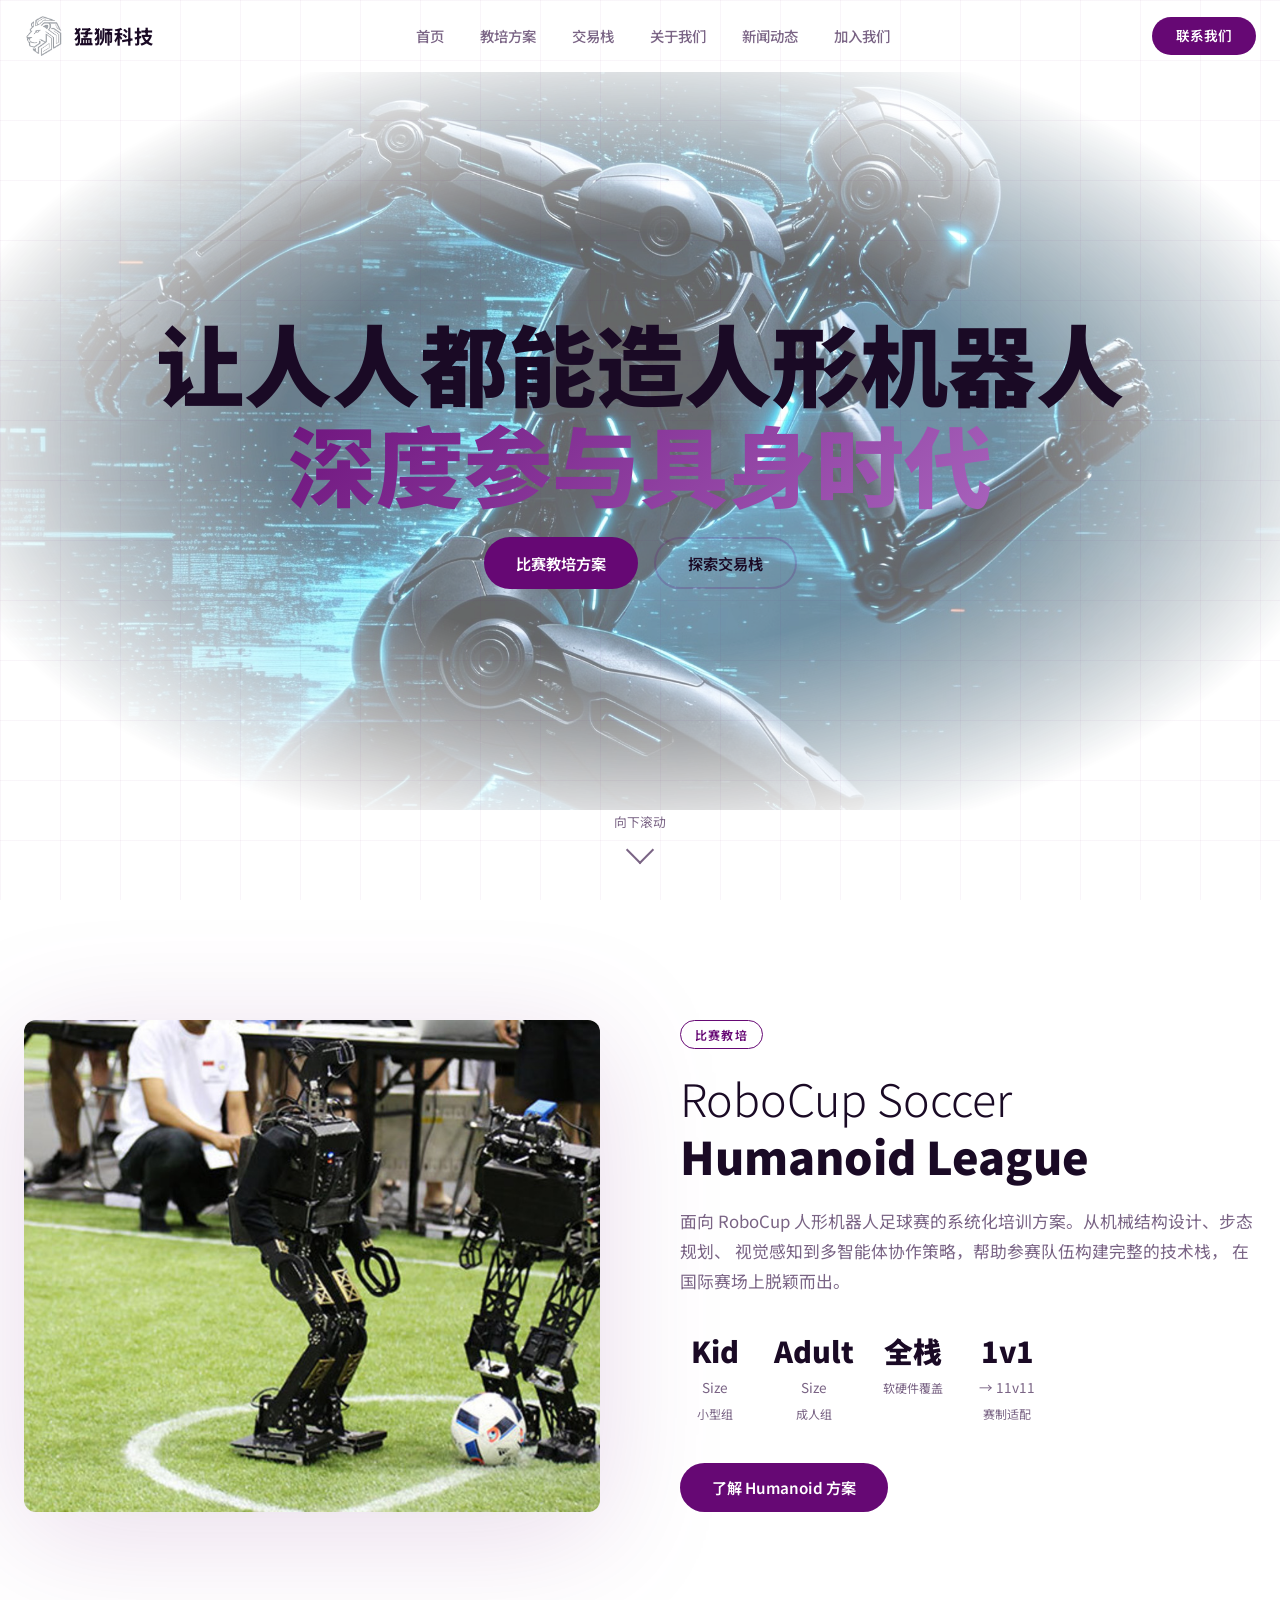
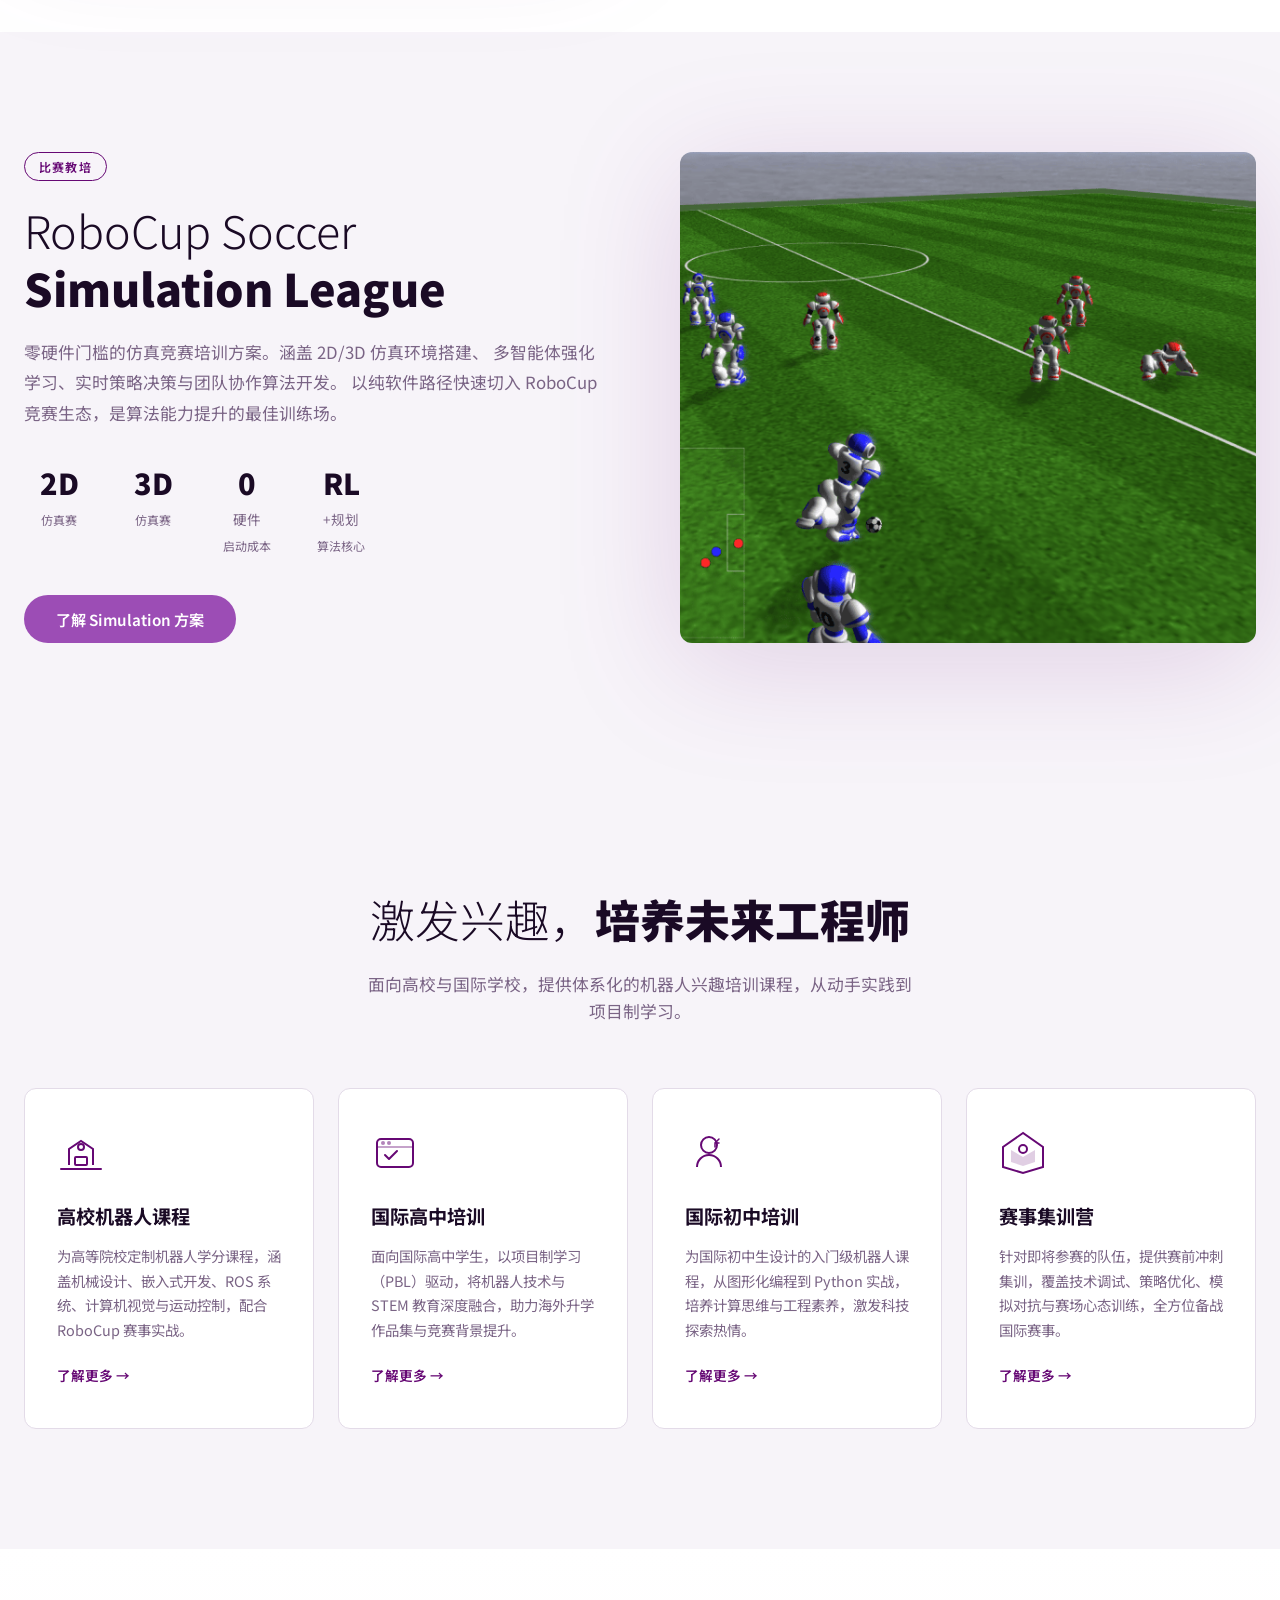
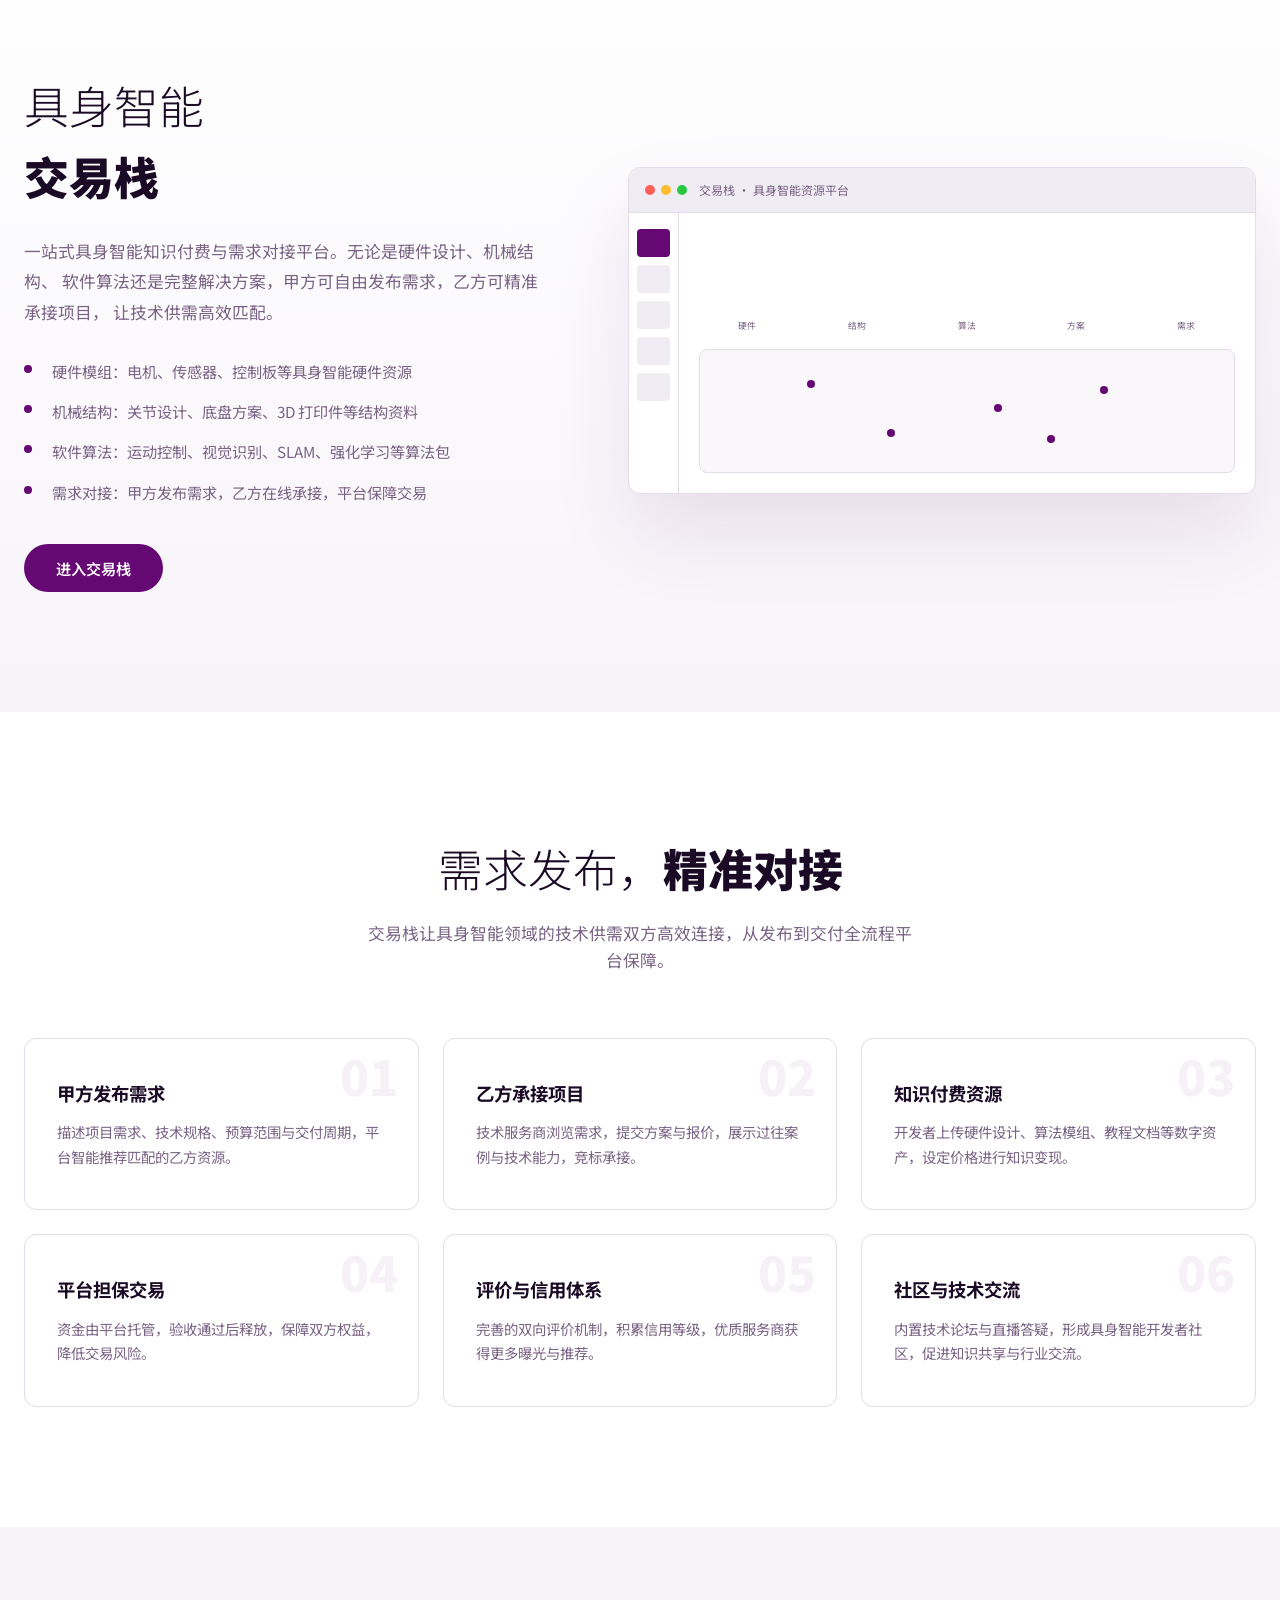
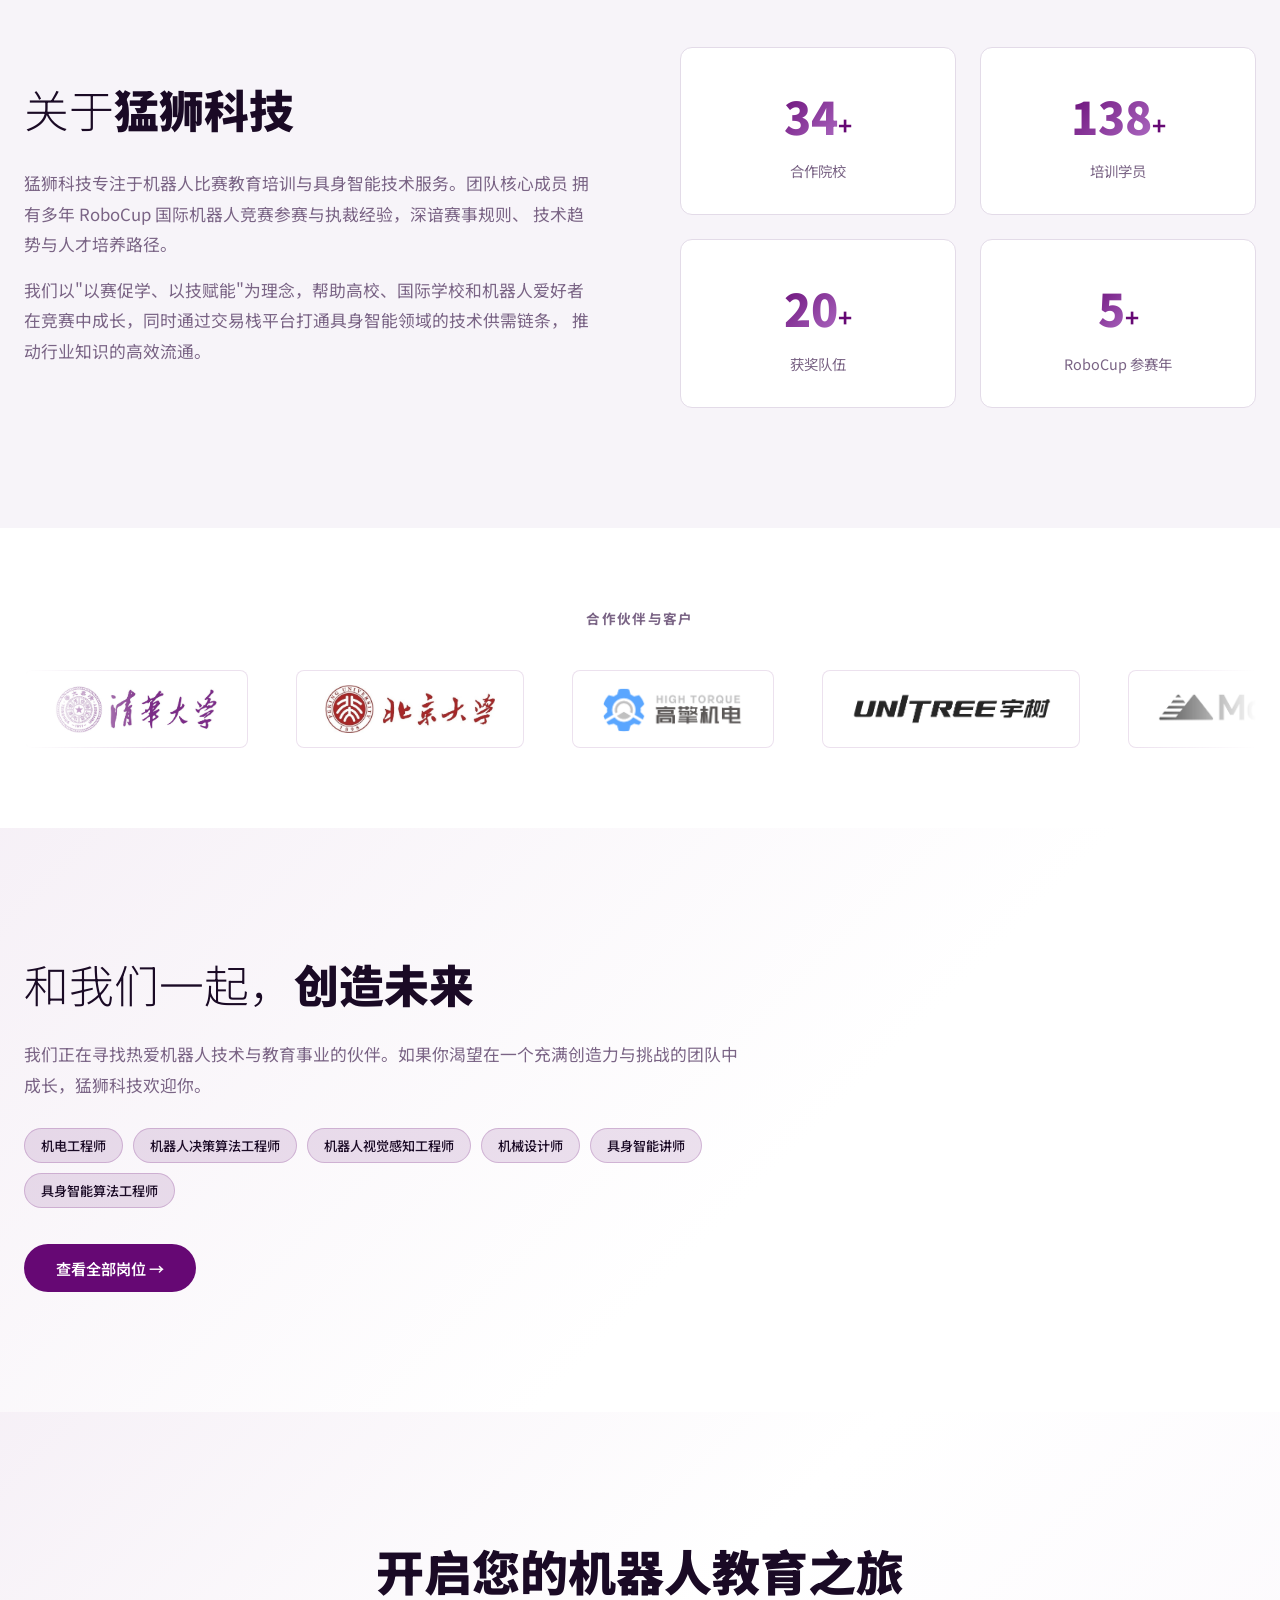
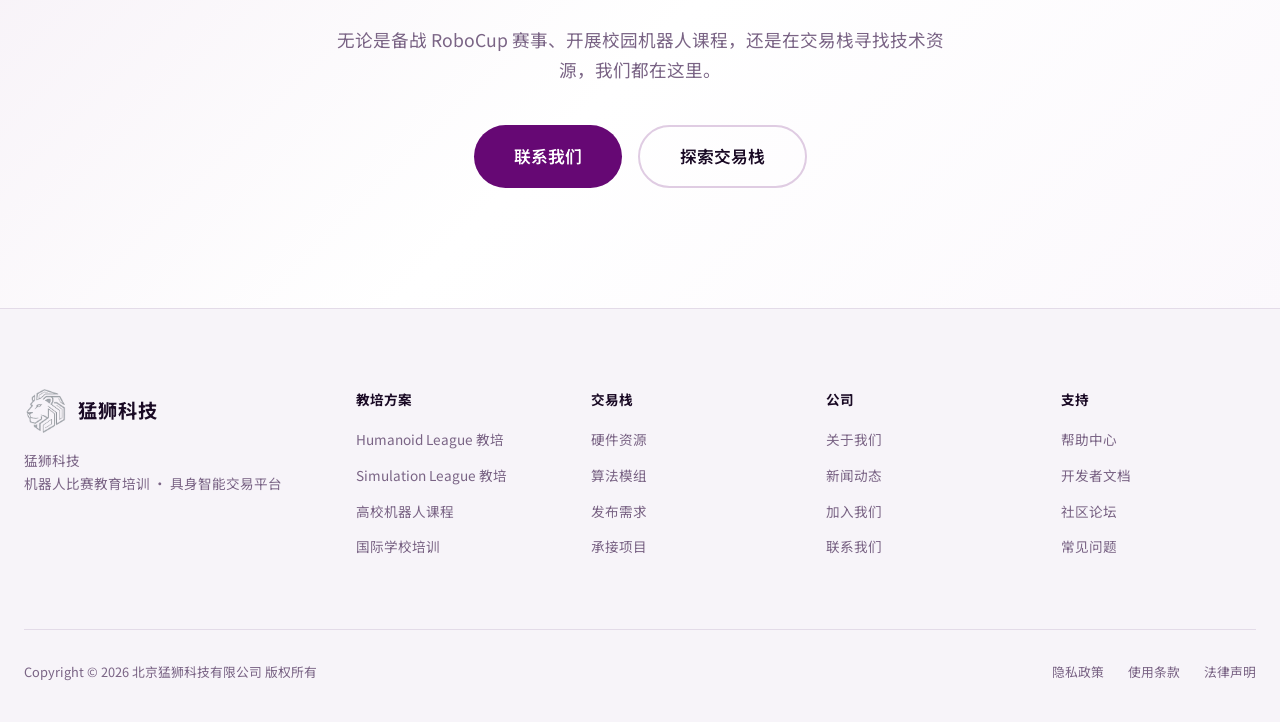
<file: index.html>
<!DOCTYPE html>
<html lang="zh-CN">
<head>
  <meta charset="UTF-8">
  <meta name="viewport" content="width=device-width, initial-scale=1.0">
  <title>猛狮科技 — 机器人比赛教育培训 · 具身智能交易平台</title>
  <meta name="description" content="猛狮科技专注机器人比赛教育培训，提供 RoboCup Humanoid League、Simulation 比赛教培方案，以及高校与国际学校兴趣培训课程。">
  <link rel="preconnect" href="https://fonts.googleapis.com">
  <link rel="preconnect" href="https://fonts.gstatic.com" crossorigin>
  <link href="https://fonts.googleapis.com/css2?family=Noto+Sans+SC:wght@300;400;500;700;900&display=swap" rel="stylesheet">
  <link rel="stylesheet" href="css/style.css">
</head>
<body>

  <!-- ===== HEADER / NAV ===== -->
  <header class="site-header" id="siteHeader">
    <div class="header-inner">
      <a href="#hero" class="logo">
        <img class="logo-img" src="./pic/logo-猛狮科技公司.png" alt="猛狮科技" width="160" height="40" decoding="async">
        <span class="logo-text">猛狮科技</span>
      </a>
      <nav class="main-nav" id="mainNav">
        <ul class="nav-list">
          <li class="nav-item"><a href="#hero">首页</a></li>
          <li class="nav-item has-dropdown">
            <a href="#training">教培方案</a>
            <div class="dropdown">
              <a href="#competition">比赛教培</a>
              <a href="#interest">兴趣教培</a>
            </div>
          </li>
          <li class="nav-item"><a href="#exchange">交易栈</a></li>
          <li class="nav-item"><a href="#about">关于我们</a></li>
          <li class="nav-item"><a href="news.html">新闻动态</a></li>
          <li class="nav-item"><a href="careers.html">加入我们</a></li>
        </ul>
      </nav>
      <div class="header-actions">
        <a href="javascript:void(0)" class="btn-contact js-open-contact">联系我们</a>
        <button class="hamburger" id="hamburger" aria-label="菜单">
          <span></span><span></span><span></span>
        </button>
      </div>
    </div>
  </header>

  <!-- ===== HERO ===== -->
  <section class="hero" id="hero">
    <div class="hero-bg">
      <div class="hero-image-bg"></div>
      <div class="hero-particles" id="heroParticles"></div>
      <div class="hero-grid-overlay"></div>
    </div>
    <div class="hero-content">
      <h1 class="hero-title reveal">
        <span class="title-line">让人人都能造人形机器人</span>
        <span class="title-line accent">深度参与具身时代</span>
      </h1>
      <!-- <p class="hero-subtitle reveal reveal-delay-1">
        聚焦 RoboCup 国际机器人竞赛体系，提供从比赛备战到兴趣培养的<br>
        全链路机器人教育培训解决方案。
      </p> -->
      <div class="hero-ctas reveal reveal-delay-2">
        <a href="#competition" class="btn btn-primary">比赛教培方案</a>
        <a href="#exchange" class="btn btn-outline">探索交易栈</a>
      </div>
    </div>
    <div class="hero-scroll-hint">
      <span>向下滚动</span>
      <div class="scroll-arrow"></div>
    </div>
  </section>

  <!-- ===== 比赛教培：HUMANOID LEAGUE ===== -->
  <section class="product-showcase" id="training">
    <div class="product-section" id="competition">
      <div class="product-visual">
        <div class="robot-visual">
          <img src="pic/robocup_humanoid.jpg" alt="RoboCup Humanoid League" class="robot-svg">
        </div>
      </div>
      <div class="product-info">
        <span class="product-tag reveal">比赛教培</span>
        <h2 class="product-title reveal">RoboCup Soccer<br><strong>Humanoid League</strong></h2>
        <p class="product-desc reveal">
          面向 RoboCup 人形机器人足球赛的系统化培训方案。从机械结构设计、步态规划、
          视觉感知到多智能体协作策略，帮助参赛队伍构建完整的技术栈，
          在国际赛场上脱颖而出。
        </p>
        <div class="product-specs reveal">
          <div class="spec"><span class="spec-value">Kid</span><span class="spec-unit">Size</span><span class="spec-label">小型组</span></div>
          <div class="spec"><span class="spec-value">Adult</span><span class="spec-unit">Size</span><span class="spec-label">成人组</span></div>
          <div class="spec"><span class="spec-value">全栈</span><span class="spec-unit"></span><span class="spec-label">软硬件覆盖</span></div>
          <div class="spec"><span class="spec-value">1v1</span><span class="spec-unit">→ 11v11</span><span class="spec-label">赛制适配</span></div>
        </div>
        <a href="#" class="btn btn-primary reveal">了解 Humanoid 方案</a>
      </div>
    </div>
  </section>

  <!-- ===== 比赛教培：SIMULATION ===== -->
  <section class="product-dark">
    <div class="product-section reverse" id="simulation">
      <div class="product-visual">
        <div class="robot-visual">
          <img src="pic/robocup_sim.png" alt="RoboCup Simulation League" class="robot-svg">
        </div>
      </div>
      <div class="product-info">
        <span class="product-tag reveal">比赛教培</span>
        <h2 class="product-title reveal">RoboCup Soccer<br><strong>Simulation League</strong></h2>
        <p class="product-desc reveal">
          零硬件门槛的仿真竞赛培训方案。涵盖 2D/3D 仿真环境搭建、
          多智能体强化学习、实时策略决策与团队协作算法开发。
          以纯软件路径快速切入 RoboCup 竞赛生态，是算法能力提升的最佳训练场。
        </p>
        <div class="product-specs reveal">
          <div class="spec"><span class="spec-value">2D</span><span class="spec-unit"></span><span class="spec-label">仿真赛</span></div>
          <div class="spec"><span class="spec-value">3D</span><span class="spec-unit"></span><span class="spec-label">仿真赛</span></div>
          <div class="spec"><span class="spec-value">0</span><span class="spec-unit">硬件</span><span class="spec-label">启动成本</span></div>
          <div class="spec"><span class="spec-value">RL</span><span class="spec-unit">+规划</span><span class="spec-label">算法核心</span></div>
        </div>
        <a href="#" class="btn btn-secondary reveal">了解 Simulation 方案</a>
      </div>
    </div>
  </section>

  <!-- ===== 兴趣教培 ===== -->
  <section class="solutions" id="interest">
    <div class="container">
      <div class="section-header">
        <h2 class="section-title reveal">激发兴趣，<strong>培养未来工程师</strong></h2>
        <p class="section-subtitle reveal">面向高校与国际学校，提供体系化的机器人兴趣培训课程，从动手实践到项目制学习。</p>
      </div>
      <div class="solutions-grid">
        <a href="#" class="solution-card reveal">
          <div class="solution-icon">
            <svg viewBox="0 0 48 48" fill="none"><path d="M12 36V20l12-8 12 8v16" stroke="currentColor" stroke-width="2"/><rect x="18" y="28" width="12" height="8" rx="1" stroke="currentColor" stroke-width="2"/><circle cx="24" cy="18" r="3" stroke="currentColor" stroke-width="2"/><path d="M4 40h40" stroke="currentColor" stroke-width="2" stroke-linecap="round"/></svg>
          </div>
          <h3>高校机器人课程</h3>
          <p>为高等院校定制机器人学分课程，涵盖机械设计、嵌入式开发、ROS 系统、计算机视觉与运动控制，配合 RoboCup 赛事实战。</p>
          <span class="card-link">了解更多 →</span>
        </a>
        <a href="#" class="solution-card reveal">
          <div class="solution-icon">
            <svg viewBox="0 0 48 48" fill="none"><rect x="6" y="10" width="36" height="28" rx="4" stroke="currentColor" stroke-width="2"/><path d="M6 18h36" stroke="currentColor" stroke-width="1.5" opacity="0.5"/><circle cx="12" cy="14" r="2" fill="currentColor" opacity="0.5"/><circle cx="18" cy="14" r="2" fill="currentColor" opacity="0.5"/><path d="M14 26l4 4 8-8" stroke="currentColor" stroke-width="2" stroke-linecap="round" stroke-linejoin="round"/></svg>
          </div>
          <h3>国际高中培训</h3>
          <p>面向国际高中学生，以项目制学习（PBL）驱动，将机器人技术与 STEM 教育深度融合，助力海外升学作品集与竞赛背景提升。</p>
          <span class="card-link">了解更多 →</span>
        </a>
        <a href="#" class="solution-card reveal">
          <div class="solution-icon">
            <svg viewBox="0 0 48 48" fill="none"><circle cx="24" cy="16" r="8" stroke="currentColor" stroke-width="2"/><path d="M12 38c0-6.627 5.373-12 12-12s12 5.373 12 12" stroke="currentColor" stroke-width="2"/><path d="M30 14l4-4M34 14h-4v4" stroke="currentColor" stroke-width="1.5" stroke-linecap="round"/></svg>
          </div>
          <h3>国际初中培训</h3>
          <p>为国际初中生设计的入门级机器人课程，从图形化编程到 Python 实战，培养计算思维与工程素养，激发科技探索热情。</p>
          <span class="card-link">了解更多 →</span>
        </a>
        <a href="#" class="solution-card reveal">
          <div class="solution-icon">
            <svg viewBox="0 0 48 48" fill="none"><path d="M24 4L4 18v20l20 6 20-6V18L24 4z" stroke="currentColor" stroke-width="2"/><path d="M24 28l-12-7v12l12 4 12-4V21l-12 7z" fill="currentColor" opacity="0.2"/><circle cx="24" cy="20" r="4" stroke="currentColor" stroke-width="2"/></svg>
          </div>
          <h3>赛事集训营</h3>
          <p>针对即将参赛的队伍，提供赛前冲刺集训，覆盖技术调试、策略优化、模拟对抗与赛场心态训练，全方位备战国际赛事。</p>
          <span class="card-link">了解更多 →</span>
        </a>
      </div>
    </div>
  </section>

  <!-- ===== 交易栈 ===== -->
  <section class="platform-section" id="exchange">
    <div class="container">
      <div class="platform-content">
        <div class="platform-info">
          <h2 class="section-title reveal">具身智能<br><strong>交易栈</strong></h2>
          <p class="reveal">
            一站式具身智能知识付费与需求对接平台。无论是硬件设计、机械结构、
            软件算法还是完整解决方案，甲方可自由发布需求，乙方可精准承接项目，
            让技术供需高效匹配。
          </p>
          <ul class="platform-features reveal">
            <li>硬件模组：电机、传感器、控制板等具身智能硬件资源</li>
            <li>机械结构：关节设计、底盘方案、3D 打印件等结构资料</li>
            <li>软件算法：运动控制、视觉识别、SLAM、强化学习等算法包</li>
            <li>需求对接：甲方发布需求，乙方在线承接，平台保障交易</li>
          </ul>
          <a href="#" class="btn btn-primary reveal">进入交易栈</a>
        </div>
        <div class="platform-visual reveal">
          <div class="dashboard-mock">
            <div class="dash-header">
              <div class="dash-dots"><span></span><span></span><span></span></div>
              <span class="dash-title">交易栈 · 具身智能资源平台</span>
            </div>
            <div class="dash-body">
              <div class="dash-sidebar">
                <div class="dash-nav-item active"></div>
                <div class="dash-nav-item"></div>
                <div class="dash-nav-item"></div>
                <div class="dash-nav-item"></div>
                <div class="dash-nav-item"></div>
              </div>
              <div class="dash-content">
                <div class="dash-stat-row">
                  <div class="dash-stat"><div class="stat-bar" style="--h:80%"></div><span>硬件</span></div>
                  <div class="dash-stat"><div class="stat-bar" style="--h:65%"></div><span>结构</span></div>
                  <div class="dash-stat"><div class="stat-bar" style="--h:90%"></div><span>算法</span></div>
                  <div class="dash-stat"><div class="stat-bar" style="--h:55%"></div><span>方案</span></div>
                  <div class="dash-stat"><div class="stat-bar" style="--h:70%"></div><span>需求</span></div>
                </div>
                <div class="dash-map">
                  <div class="map-dot" style="top:25%;left:20%"></div>
                  <div class="map-dot" style="top:45%;left:55%"></div>
                  <div class="map-dot" style="top:65%;left:35%"></div>
                  <div class="map-dot pulse" style="top:30%;left:75%"></div>
                  <div class="map-dot" style="top:70%;left:65%"></div>
                </div>
              </div>
            </div>
          </div>
        </div>
      </div>
    </div>
  </section>

  <!-- ===== 交易栈 流程说明 ===== -->
  <section class="industries" id="exchange-flow">
    <div class="container">
      <div class="section-header">
        <h2 class="section-title reveal">需求发布，<strong>精准对接</strong></h2>
        <p class="section-subtitle reveal">交易栈让具身智能领域的技术供需双方高效连接，从发布到交付全流程平台保障。</p>
      </div>
      <div class="industries-grid">
        <div class="industry-card reveal">
          <div class="industry-number">01</div>
          <h3>甲方发布需求</h3>
          <p>描述项目需求、技术规格、预算范围与交付周期，平台智能推荐匹配的乙方资源。</p>
        </div>
        <div class="industry-card reveal">
          <div class="industry-number">02</div>
          <h3>乙方承接项目</h3>
          <p>技术服务商浏览需求，提交方案与报价，展示过往案例与技术能力，竞标承接。</p>
        </div>
        <div class="industry-card reveal">
          <div class="industry-number">03</div>
          <h3>知识付费资源</h3>
          <p>开发者上传硬件设计、算法模组、教程文档等数字资产，设定价格进行知识变现。</p>
        </div>
        <div class="industry-card reveal">
          <div class="industry-number">04</div>
          <h3>平台担保交易</h3>
          <p>资金由平台托管，验收通过后释放，保障双方权益，降低交易风险。</p>
        </div>
        <div class="industry-card reveal">
          <div class="industry-number">05</div>
          <h3>评价与信用体系</h3>
          <p>完善的双向评价机制，积累信用等级，优质服务商获得更多曝光与推荐。</p>
        </div>
        <div class="industry-card reveal">
          <div class="industry-number">06</div>
          <h3>社区与技术交流</h3>
          <p>内置技术论坛与直播答疑，形成具身智能开发者社区，促进知识共享与行业交流。</p>
        </div>
      </div>
    </div>
  </section>

  <!-- ===== ABOUT / STATS ===== -->
  <section class="about-stats" id="about">
    <div class="container">
      <div class="about-content">
        <div class="about-text">
          <h2 class="section-title reveal">关于<strong>猛狮科技</strong></h2>
          <p class="reveal">
            猛狮科技专注于机器人比赛教育培训与具身智能技术服务。团队核心成员
            拥有多年 RoboCup 国际机器人竞赛参赛与执裁经验，深谙赛事规则、
            技术趋势与人才培养路径。
          </p>
          <p class="reveal">
            我们以"以赛促学、以技赋能"为理念，帮助高校、国际学校和机器人爱好者
            在竞赛中成长，同时通过交易栈平台打通具身智能领域的技术供需链条，
            推动行业知识的高效流通。
          </p>
        </div>
        <div class="stats-grid">
          <div class="stat-card reveal">
            <span class="stat-number" data-target="50">0</span><span class="stat-plus">+</span>
            <span class="stat-text">合作院校</span>
          </div>
          <div class="stat-card reveal">
            <span class="stat-number" data-target="200">0</span><span class="stat-plus">+</span>
            <span class="stat-text">培训学员</span>
          </div>
          <div class="stat-card reveal">
            <span class="stat-number" data-target="30">0</span><span class="stat-plus">+</span>
            <span class="stat-text">获奖队伍</span>
          </div>
          <div class="stat-card reveal">
            <span class="stat-number" data-target="8">0</span><span class="stat-plus">+</span>
            <span class="stat-text">RoboCup 参赛年</span>
          </div>
        </div>
      </div>
    </div>
  </section>

  <!-- ===== PARTNERS ===== -->
  <section class="partners">
    <div class="container">
      <h2 class="partners-label reveal">合作伙伴与客户</h2>
      <div class="partners-track">
        <div class="partners-logos">
          <div class="partner-logo">
            <img src="./pic/logo-清华大学-校徽-校名.jpg" alt="清华大学" width="180" height="56" loading="lazy" decoding="async">
          </div>
          <div class="partner-logo">
            <img src="./pic/logo-北京大学-校徽-校名.jpg" alt="北京大学" width="180" height="56" loading="lazy" decoding="async">
          </div>
          <div class="partner-logo">
            <img src="./pic/logo-高擎机电-司徽-司名.jpg" alt="高擎机电" width="180" height="56" loading="lazy" decoding="async">
          </div>
          <div class="partner-logo">
            <img src="./pic/logo-宇树-司徽-司名.png" alt="宇树科技" width="180" height="56" loading="lazy" decoding="async">
          </div>
          <div class="partner-logo">
            <img src="./pic/logo-motphys-司徽-司名.png" alt="Motphys" width="180" height="56" loading="lazy" decoding="async">
          </div>
          <div class="partner-logo">
            <img src="./pic/logo-PNDbotics-司徽-司名.png" alt="PNDbotics" width="180" height="56" loading="lazy" decoding="async">
          </div>
          <div class="partner-logo">
            <img src="./pic/logo-地瓜机器人-司徽-司名.png" alt="地瓜机器人" width="180" height="56" loading="lazy" decoding="async">
          </div>
          <div class="partner-logo">
            <img src="./pic/logo-武汉经开外国语-蓝色-校徽-校名.png" alt="武汉经开外国语学校" width="220" height="56" loading="lazy" decoding="async">
          </div>
          <!-- 重复一组，供无缝跑马灯滚动 -->
          <div class="partner-logo">
            <img src="./pic/logo-清华大学-校徽-校名.jpg" alt="" width="180" height="56" loading="lazy" decoding="async" aria-hidden="true">
          </div>
          <div class="partner-logo">
            <img src="./pic/logo-北京大学-校徽-校名.jpg" alt="" width="180" height="56" loading="lazy" decoding="async" aria-hidden="true">
          </div>
          <div class="partner-logo">
            <img src="./pic/logo-高擎机电-司徽-司名.jpg" alt="" width="180" height="56" loading="lazy" decoding="async" aria-hidden="true">
          </div>
          <div class="partner-logo">
            <img src="./pic/logo-宇树-司徽-司名.png" alt="" width="180" height="56" loading="lazy" decoding="async" aria-hidden="true">
          </div>
          <div class="partner-logo">
            <img src="./pic/logo-motphys-司徽-司名.png" alt="" width="180" height="56" loading="lazy" decoding="async" aria-hidden="true">
          </div>
          <div class="partner-logo">
            <img src="./pic/logo-PNDbotics-司徽-司名.png" alt="" width="180" height="56" loading="lazy" decoding="async" aria-hidden="true">
          </div>
          <div class="partner-logo">
            <img src="./pic/logo-地瓜机器人-司徽-司名.png" alt="" width="180" height="56" loading="lazy" decoding="async" aria-hidden="true">
          </div>
          <div class="partner-logo">
            <img src="./pic/logo-武汉经开外国语-蓝色-校徽-校名.png" alt="" width="220" height="56" loading="lazy" decoding="async" aria-hidden="true">
          </div>
        </div>
      </div>
    </div>
  </section>

  <!-- ===== NEWS ===== -->
  <!-- <section class="news" id="news">
    <div class="container">
      <div class="section-header">
        <h2 class="section-title reveal">新闻<strong>动态</strong></h2>
        <a href="news.html" class="view-all reveal">查看全部 →</a>
      </div>
      <div class="news-grid">
        <article class="news-card reveal">
          <div class="news-image">
            <div class="news-placeholder" style="--accent:#660874">
              <svg viewBox="0 0 80 80"><circle cx="40" cy="40" r="30" stroke="currentColor" stroke-width="2" fill="none"/><path d="M30 35h20M30 45h14" stroke="currentColor" stroke-width="2" stroke-linecap="round"/></svg>
            </div>
          </div>
          <div class="news-body">
            <span class="news-tag">赛事资讯</span>
            <h3>猛狮科技学员队伍在 RoboCup 2026 Humanoid League 中斩获佳绩</h3>
            <p>经过激烈角逐，由猛狮科技培训的三支参赛队伍在本届 RoboCup 人形组比赛中分别获得前八名...</p>
            <span class="news-date">2026年3月15日</span>
          </div>
        </article>
        <article class="news-card reveal">
          <div class="news-image">
            <div class="news-placeholder" style="--accent:#9c4db5">
              <svg viewBox="0 0 80 80"><rect x="15" y="20" width="50" height="40" rx="4" stroke="currentColor" stroke-width="2" fill="none"/><path d="M25 35h30M25 45h20" stroke="currentColor" stroke-width="2" stroke-linecap="round"/></svg>
            </div>
          </div>
          <div class="news-body">
            <span class="news-tag">平台动态</span>
            <h3>交易栈正式上线：具身智能资源一站式交易平台开放公测</h3>
            <p>猛狮科技旗下交易栈平台今日开放公测，首批入驻技术服务商超过 100 家，涵盖硬件、算法、结构等领域...</p>
            <span class="news-date">2026年3月8日</span>
          </div>
        </article>
        <article class="news-card reveal">
          <div class="news-image">
            <div class="news-placeholder" style="--accent:#b06ec5">
              <svg viewBox="0 0 80 80"><path d="M20 55 L40 25 L60 55" stroke="currentColor" stroke-width="2" fill="none" stroke-linejoin="round"/><circle cx="40" cy="45" r="8" stroke="currentColor" stroke-width="2" fill="none"/></svg>
            </div>
          </div>
          <div class="news-body">
            <span class="news-tag">教培合作</span>
            <h3>猛狮科技与多所国际学校达成机器人课程共建合作</h3>
            <p>新学期起，猛狮科技将为北京、上海、深圳多所国际学校提供体系化机器人兴趣课程与 STEM 实践项目...</p>
            <span class="news-date">2026年2月20日</span>
          </div>
        </article>
      </div>
    </div>
  </section> -->

  <!-- ===== JOIN US TEASER ===== -->
  <section class="join-teaser" id="careers">
    <div class="container">
      <div class="join-teaser-inner">
        <div class="join-teaser-text">
          <h2 class="section-title reveal">和我们一起，<strong>创造未来</strong></h2>
          <p class="reveal">我们正在寻找热爱机器人技术与教育事业的伙伴。如果你渴望在一个充满创造力与挑战的团队中成长，猛狮科技欢迎你。</p>
          <div class="join-teaser-tags reveal">
            <span class="join-tag">机电工程师</span>
            <span class="join-tag">机器人决策算法工程师</span>
            <span class="join-tag">机器人视觉感知工程师</span>
            <span class="join-tag">机械设计师</span>
            <span class="join-tag">具身智能讲师</span>
            <span class="join-tag">具身智能算法工程师</span>
          </div>
          <a href="careers.html" class="btn btn-primary reveal">查看全部岗位 →</a>
        </div>
      </div>
    </div>
  </section>

  <!-- ===== CTA ===== -->
  <section class="cta-section" id="contact">
    <div class="container">
      <div class="cta-content">
        <h2 class="cta-title reveal">开启您的机器人教育之旅</h2>
        <p class="cta-text reveal">无论是备战 RoboCup 赛事、开展校园机器人课程，还是在交易栈寻找技术资源，我们都在这里。</p>
        <div class="cta-buttons reveal">
          <a href="javascript:void(0)" class="btn btn-primary btn-lg js-open-contact">联系我们</a>
          <a href="#exchange" class="btn btn-outline btn-lg">探索交易栈</a>
        </div>
      </div>
    </div>
  </section>

  <!-- ===== FOOTER ===== -->
  <footer class="site-footer">
    <div class="container">
      <div class="footer-grid">
        <div class="footer-brand">
          <a href="#hero" class="logo">
            <img class="logo-img logo-img--footer" src="./pic/logo-猛狮科技公司.png" alt="猛狮科技" width="180" height="45" decoding="async">
            <span class="logo-text">猛狮科技</span>
          </a>
          <p class="footer-desc">猛狮科技<br>机器人比赛教育培训 · 具身智能交易平台</p>
        </div>
        <div class="footer-links">
          <h4>教培方案</h4>
          <ul>
            <li><a href="#competition">Humanoid League 教培</a></li>
            <li><a href="#simulation">Simulation League 教培</a></li>
            <li><a href="#interest">高校机器人课程</a></li>
            <li><a href="#interest">国际学校培训</a></li>
          </ul>
        </div>
        <div class="footer-links">
          <h4>交易栈</h4>
          <ul>
            <li><a href="#exchange">硬件资源</a></li>
            <li><a href="#exchange">算法模组</a></li>
            <li><a href="#exchange">发布需求</a></li>
            <li><a href="#exchange">承接项目</a></li>
          </ul>
        </div>
        <div class="footer-links">
          <h4>公司</h4>
          <ul>
            <li><a href="#about">关于我们</a></li>
            <li><a href="news.html">新闻动态</a></li>
            <li><a href="careers.html">加入我们</a></li>
            <li><a href="javascript:void(0)" class="js-open-contact">联系我们</a></li>
          </ul>
        </div>
        <div class="footer-links">
          <h4>支持</h4>
          <ul>
            <li><a href="#">帮助中心</a></li>
            <li><a href="#">开发者文档</a></li>
            <li><a href="#">社区论坛</a></li>
            <li><a href="#">常见问题</a></li>
          </ul>
        </div>
      </div>
      <div class="footer-bottom">
        <p>Copyright &copy; 2026 北京猛狮科技有限公司 版权所有</p>
        <div class="footer-bottom-links">
          <a href="#">隐私政策</a>
          <a href="#">使用条款</a>
          <a href="#">法律声明</a>
        </div>
      </div>
    </div>
  </footer>

  <!-- ===== CONTACT MODAL ===== -->
  <div class="modal-overlay" id="contactModal">
    <div class="modal-content">
      <button class="modal-close" id="closeModal" aria-label="关闭">&times;</button>
      <h2 class="modal-title">联系我们</h2>
      <form id="contactForm" class="contact-form">
        <div class="form-row">
          <div class="form-group">
            <label for="firstName">名字*</label>
            <input type="text" id="firstName" name="firstName" required placeholder="请输入名字">
            <span class="error-msg">请输入名字</span>
          </div>
          <div class="form-group">
            <label for="lastName">姓氏*</label>
            <input type="text" id="lastName" name="lastName" required placeholder="请输入姓氏">
            <span class="error-msg">请输入姓氏</span>
          </div>
        </div>
        <div class="form-row">
          <div class="form-group">
            <label for="company">公司/机构*</label>
            <input type="text" id="company" name="company" required placeholder="请输入公司或机构名称">
            <span class="error-msg">请输入公司或机构名称</span>
          </div>
          <div class="form-group">
            <label for="email">邮箱地址*</label>
            <input type="email" id="email" name="email" required placeholder="请输入正确的邮箱地址">
            <span class="error-msg">请输入正确的邮箱地址</span>
          </div>
        </div>
        <div class="form-row">
          <div class="form-group">
            <label for="phone">联系方式*</label>
            <input type="tel" id="phone" name="phone" required placeholder="请输入正确的联系方式">
            <span class="error-msg">请输入正确的联系方式</span>
          </div>
          <div class="form-group">
            <label for="intent">意向</label>
            <select id="intent" name="intent">
              <option value="了解关于机器人">了解关于机器人</option>
              <option value="教培合作咨询">教培合作咨询</option>
              <option value="交易栈入驻">交易栈入驻</option>
              <option value="其他">其他</option>
            </select>
          </div>
        </div>
        <div class="form-group">
          <label for="message">留言</label>
          <textarea id="message" name="message" rows="4" placeholder="应用/用户案例/痛点/目标/时间轴"></textarea>
        </div>
        <div class="form-group checkbox-group">
          <label class="checkbox-label">
            <input type="checkbox" id="privacy" name="privacy" required>
            <span class="checkmark"></span>
            我已阅读、理解隐私政策，并同意按所述存储和使用我的个人资料。*
          </label>
          <span class="error-msg" id="privacyError">请同意隐私政策</span>
        </div>
        <div class="form-footer">
          <button type="submit" class="btn btn-primary btn-submit">提交</button>
        </div>
      </form>
    </div>
  </div>

  <script src="js/main.js"></script>
</body>
</html>
</file>
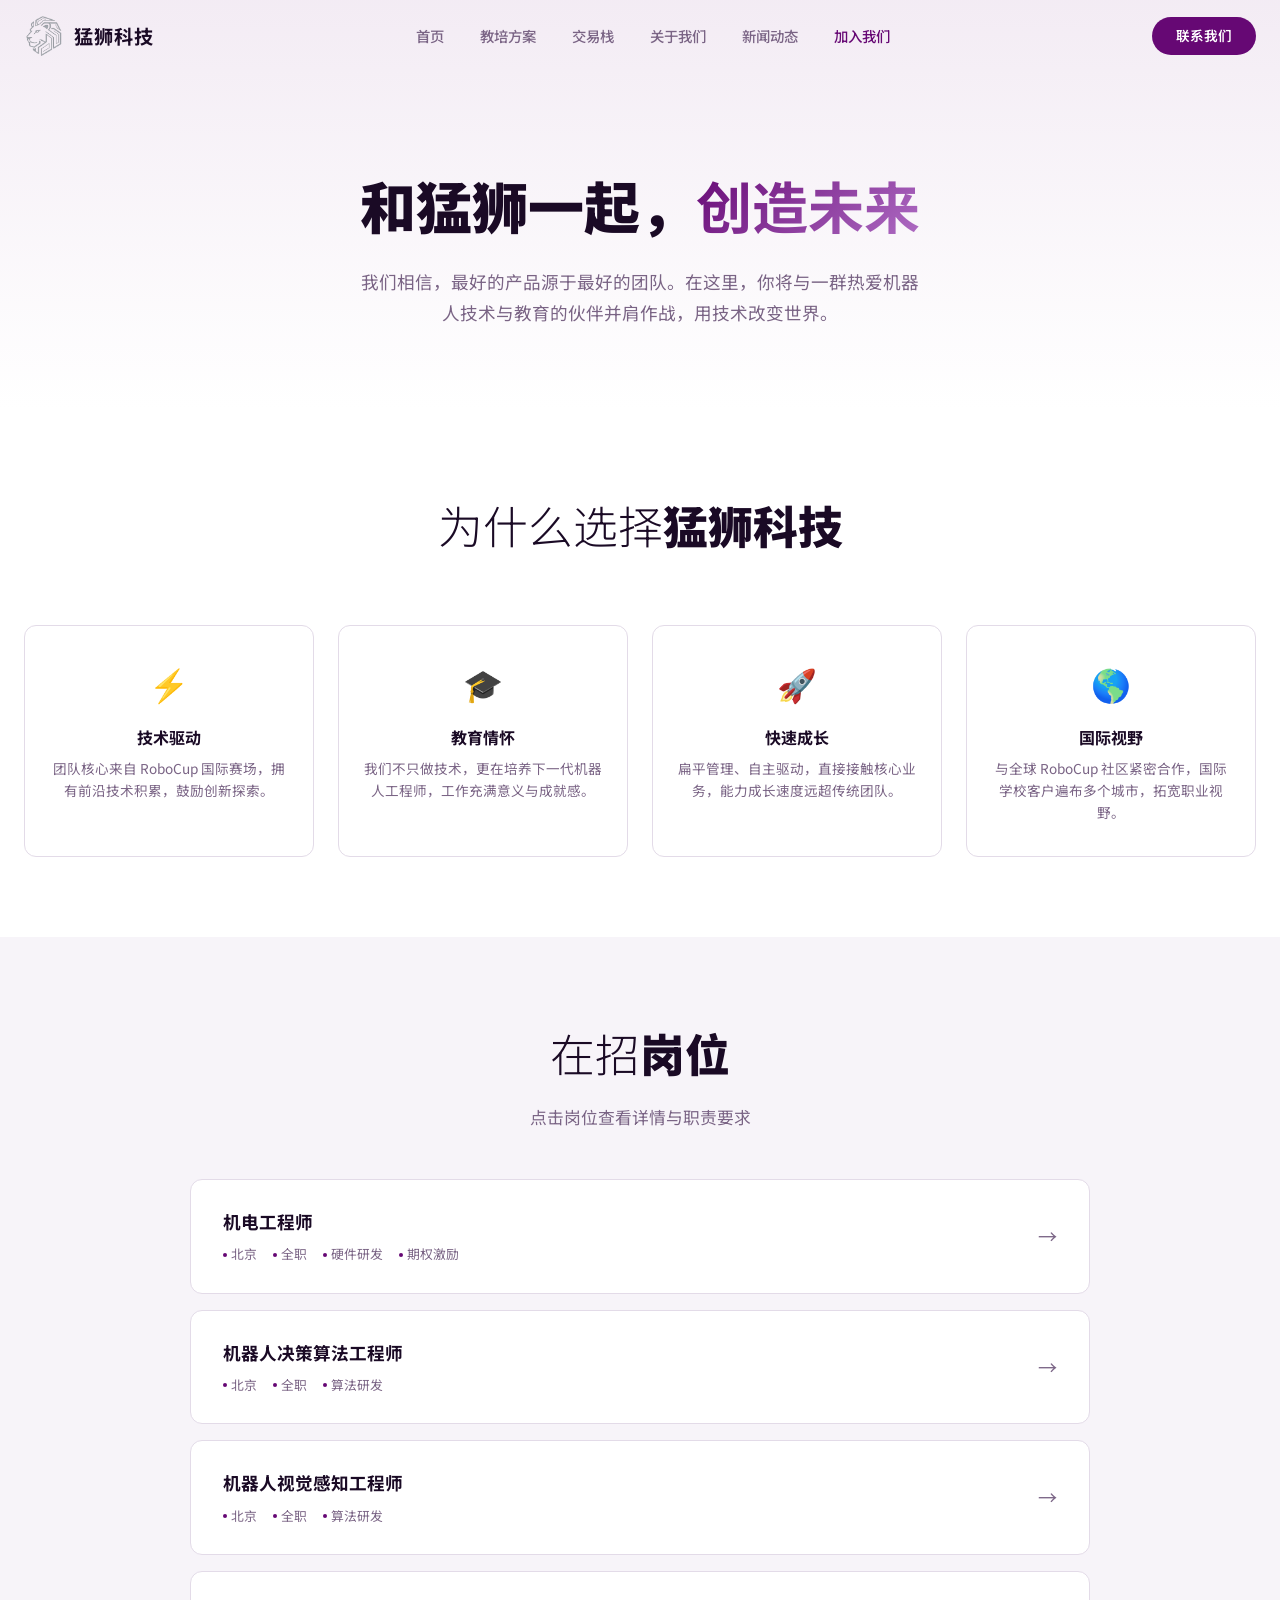
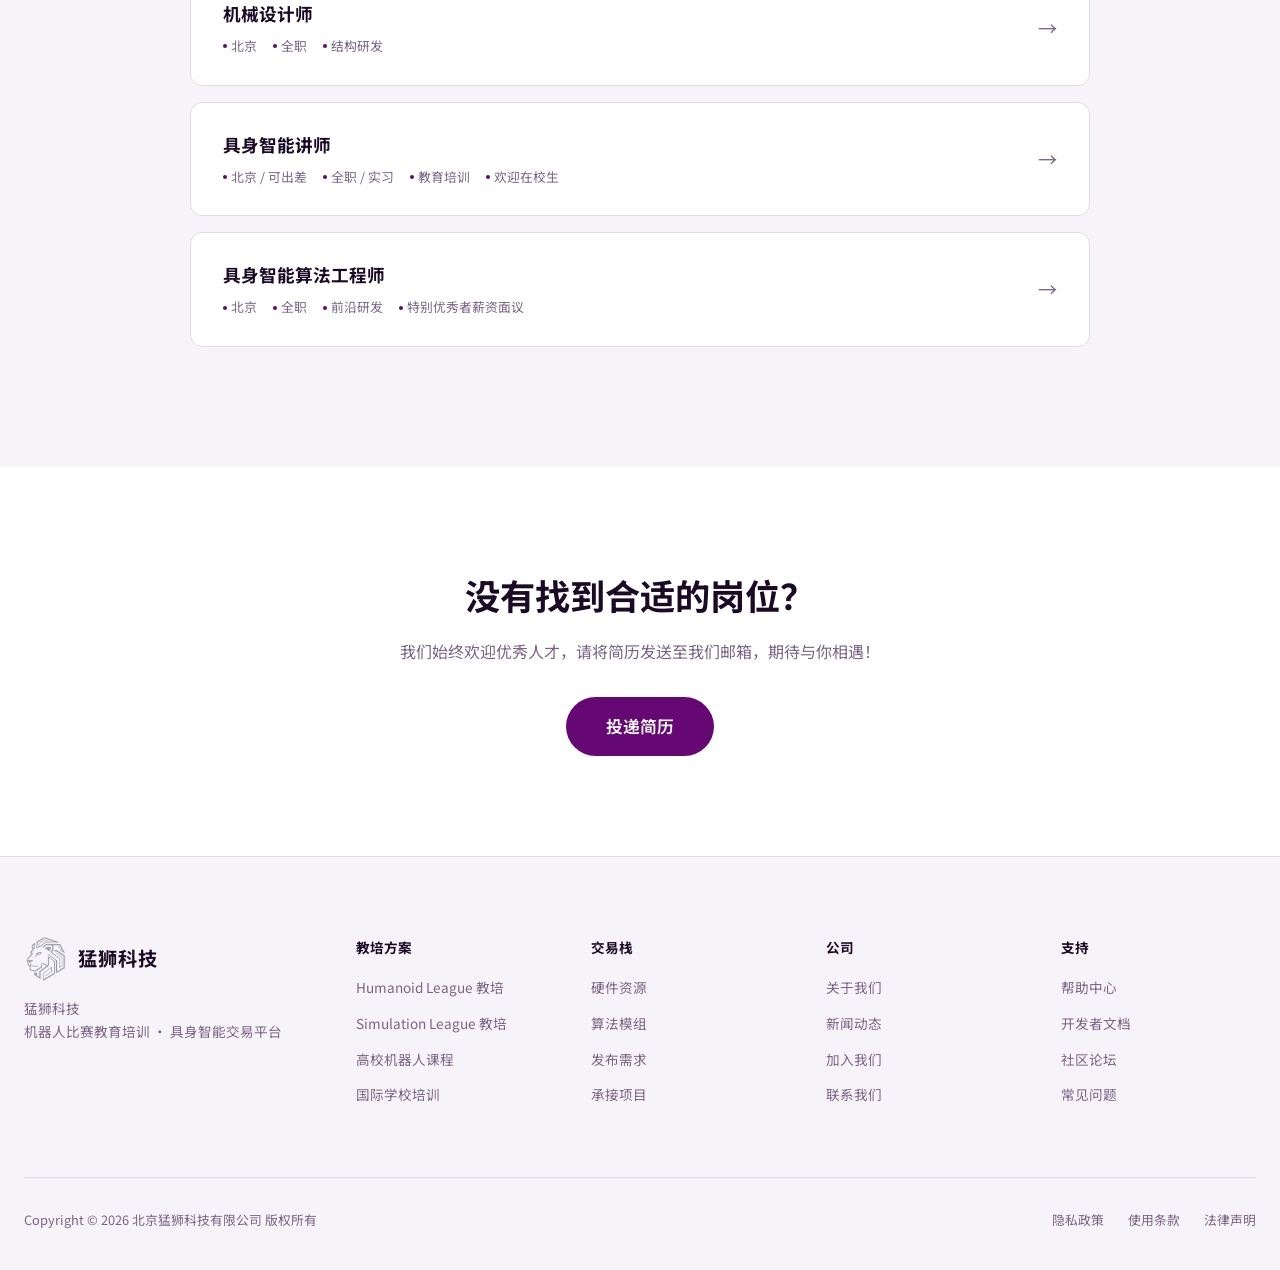
<file: careers.html>
<!DOCTYPE html>
<html lang="zh-CN">
<head>
  <meta charset="UTF-8">
  <meta name="viewport" content="width=device-width, initial-scale=1.0">
  <title>加入我们 — 猛狮科技</title>
  <meta name="description" content="加入猛狮科技，与我们一起推动机器人教育与具身智能技术的发展。查看最新招聘岗位。">
  <link rel="preconnect" href="https://fonts.googleapis.com">
  <link rel="preconnect" href="https://fonts.gstatic.com" crossorigin>
  <link href="https://fonts.googleapis.com/css2?family=Noto+Sans+SC:wght@300;400;500;700;900&display=swap" rel="stylesheet">
  <link rel="stylesheet" href="css/style.css">
</head>
<body>

  <!-- ===== HEADER ===== -->
  <header class="site-header scrolled" id="siteHeader">
    <div class="header-inner">
      <a href="index.html" class="logo">
        <img class="logo-img" src="./pic/logo-猛狮科技公司.png" alt="猛狮科技" width="160" height="40" decoding="async">
        <span class="logo-text">猛狮科技</span>
      </a>
      <nav class="main-nav" id="mainNav">
        <ul class="nav-list">
          <li class="nav-item"><a href="index.html">首页</a></li>
          <li class="nav-item has-dropdown">
            <a href="index.html#training">教培方案</a>
            <div class="dropdown">
              <a href="index.html#competition">比赛教培</a>
              <a href="index.html#interest">兴趣教培</a>
            </div>
          </li>
          <li class="nav-item"><a href="index.html#exchange">交易栈</a></li>
          <li class="nav-item"><a href="index.html#about">关于我们</a></li>
          <li class="nav-item"><a href="news.html">新闻动态</a></li>
          <li class="nav-item"><a href="careers.html" style="color:var(--color-primary)">加入我们</a></li>
        </ul>
      </nav>
      <div class="header-actions">
        <a href="javascript:void(0)" class="btn-contact js-open-contact">联系我们</a>
        <button class="hamburger" id="hamburger" aria-label="菜单">
          <span></span><span></span><span></span>
        </button>
      </div>
    </div>
  </header>

  <!-- ===== HERO ===== -->
  <section class="careers-hero">
    <div class="container">
      <h1 class="reveal">和猛狮一起，<strong>创造未来</strong></h1>
      <p class="reveal reveal-delay-1">我们相信，最好的产品源于最好的团队。在这里，你将与一群热爱机器人技术与教育的伙伴并肩作战，用技术改变世界。</p>
    </div>
  </section>

  <!-- ===== CULTURE ===== -->
  <section class="careers-culture">
    <div class="container">
      <div class="section-header">
        <h2 class="section-title reveal">为什么选择<strong>猛狮科技</strong></h2>
      </div>
      <div class="culture-grid">
        <div class="culture-card reveal">
          <span class="culture-icon">&#9889;</span>
          <h3>技术驱动</h3>
          <p>团队核心来自 RoboCup 国际赛场，拥有前沿技术积累，鼓励创新探索。</p>
        </div>
        <div class="culture-card reveal">
          <span class="culture-icon">&#127891;</span>
          <h3>教育情怀</h3>
          <p>我们不只做技术，更在培养下一代机器人工程师，工作充满意义与成就感。</p>
        </div>
        <div class="culture-card reveal">
          <span class="culture-icon">&#128640;</span>
          <h3>快速成长</h3>
          <p>扁平管理、自主驱动，直接接触核心业务，能力成长速度远超传统团队。</p>
        </div>
        <div class="culture-card reveal">
          <span class="culture-icon">&#127758;</span>
          <h3>国际视野</h3>
          <p>与全球 RoboCup 社区紧密合作，国际学校客户遍布多个城市，拓宽职业视野。</p>
        </div>
      </div>
    </div>
  </section>

  <!-- ===== JOB LISTINGS ===== -->
  <section class="careers-jobs">
    <div class="container">
      <div class="section-header">
        <h2 class="section-title reveal">在招<strong>岗位</strong></h2>
        <p class="section-subtitle reveal">点击岗位查看详情与职责要求</p>
      </div>

      <div class="jobs-list">

        <!-- 岗位 1：机电工程师 -->
        <div class="job-card reveal" onclick="this.classList.toggle('expanded')">
          <div class="job-info">
            <h3>机电工程师</h3>
            <div class="job-meta">
              <span>北京</span>
              <span>全职</span>
              <span>硬件研发</span>
              <span>期权激励</span>
            </div>
          </div>
          <span class="job-arrow">→</span>
          <div class="job-detail">
            <h4>职位亮点</h4>
            <ul>
              <li>参与人形机器人 0 到 1 研发</li>
              <li>核心团队岗位，决策空间大</li>
              <li>可参与整机架构设计与样机落地</li>
              <li>期权激励</li>
            </ul>
            <h4>岗位职责</h4>
            <ul>
              <li>负责人形机器人整机机械架构设计，完成从概念设计到详细设计的全流程</li>
              <li>负责腿部连杆、关节连接件等核心结构设计，兼顾刚性、轻量化与可靠性</li>
              <li>进行关键受力件强度校核与仿真分析，确保跳跃、冲击等工况下结构安全</li>
              <li>输出 2D 工程图并对接加工厂，推进 CNC 加工、装配与问题闭环</li>
              <li>处理装配干涉、公差配合、表面处理等 DFM 问题</li>
              <li>设计内部线束走线方案，降低运动过程中线缆拉扯、磨损风险</li>
              <li>协同算法、嵌入式工程师完成整机调试与迭代</li>
            </ul>
            <h4>任职要求</h4>
            <ul>
              <li>精通 SolidWorks / CATIA（至少一种），具备精密机械设计经验</li>
              <li>有足式机器人（四足/双足）机械设计经验，理解腿式机构动力学特性</li>
              <li>熟悉电机选型、减速器（谐波/行星）、轴承等传动部件</li>
              <li>能独立完成结构设计、出图、打样、装配问题定位</li>
              <li>有较强工程落地能力和跨团队协作能力</li>
            </ul>
            <h4>加分项</h4>
            <ul>
              <li>有机器人竞赛/创业项目经验</li>
              <li>有量产导向设计经验</li>
            </ul>
            <a href="mailto:1944199339@qq.com?subject=应聘 机电工程师" class="btn btn-primary">投递简历</a>
          </div>
        </div>

        <!-- 岗位 2：机器人决策算法工程师 -->
        <div class="job-card reveal" onclick="this.classList.toggle('expanded')">
          <div class="job-info">
            <h3>机器人决策算法工程师</h3>
            <div class="job-meta">
              <span>北京</span>
              <span>全职</span>
              <span>算法研发</span>
            </div>
          </div>
          <span class="job-arrow">→</span>
          <div class="job-detail">
            <h4>职位描述</h4>
            <p style="font-size:0.85rem;color:var(--color-text-muted);line-height:1.8;margin-bottom:12px;">负责人形机器人系统中的决策算法开发与优化。岗位聚焦群体智能与多机器人协同决策，参与策略设计、仿真验证、真机联调和系统迭代，推动算法在真实机器人平台上的落地应用。</p>
            <h4>岗位职责</h4>
            <ul>
              <li>负责人形机器人系统中的决策算法开发，包括角色分配、行为决策、任务协同、路径规划及多机器人协作</li>
              <li>面向群体智能场景，设计并优化单机与多机协同决策逻辑</li>
              <li>搭建或使用仿真环境进行策略验证，并推动算法向真机部署</li>
              <li>与感知、控制、通信团队协同联调，提升系统的稳定性、实时性和整体表现</li>
              <li>基于测试数据、日志和视频分析，持续优化机器人在复杂场景下的决策能力</li>
            </ul>
            <h4>任职要求</h4>
            <ul>
              <li>计算机、自动化、机器人、人工智能、控制等相关专业，本科及以上学历</li>
              <li>熟练掌握 Python 或 C++，具备良好的代码能力和工程实现能力</li>
              <li>熟悉以下一个或多个方向：群体智能、多智能体决策与协同、强化学习、路径规划、行为树/状态机、机器人控制与运动规划</li>
              <li>具备较强的问题分析能力和系统调试能力</li>
              <li>有机器人项目、机器人竞赛或相关研发经验者优先</li>
            </ul>
            <h4>加分项</h4>
            <ul>
              <li>有 RoboCup、人形机器人、群体智能或博弈决策相关经验</li>
              <li>熟悉 ROS / ROS2 通信框架</li>
              <li>有强化学习训练、仿真平台开发或 Sim2Real 经验</li>
              <li>有多机器人协同或真实机器人落地经验</li>
            </ul>
            <a href="mailto:1944199339@qq.com?subject=应聘 机器人决策算法工程师" class="btn btn-primary">投递简历</a>
          </div>
        </div>

        <!-- 岗位 3：机器人视觉感知工程师 -->
        <div class="job-card reveal" onclick="this.classList.toggle('expanded')">
          <div class="job-info">
            <h3>机器人视觉感知工程师</h3>
            <div class="job-meta">
              <span>北京</span>
              <span>全职</span>
              <span>算法研发</span>
            </div>
          </div>
          <span class="job-arrow">→</span>
          <div class="job-detail">
            <h4>职位描述</h4>
            <p style="font-size:0.85rem;color:var(--color-text-muted);line-height:1.8;margin-bottom:12px;">参与 RoboCup 人形机器人相关项目研发。岗位聚焦视觉感知算法的工程化落地，主要包括视觉代码 C++ 化、YOLO 目标识别，以及基于场地点线特征的定位与重定位。你将参与从算法开发、系统集成到真机联调的完整研发过程。</p>
            <h4>岗位职责</h4>
            <ul>
              <li>负责 RoboCup 人形机器人视觉感知模块的开发、优化与部署</li>
              <li>推进现有视觉算法代码的 C++ 化重构与工程化实现，提升实时性、稳定性与可维护性</li>
              <li>基于 YOLO 或相关目标检测框架，实现比赛场景中的敌我目标识别</li>
              <li>基于球场点、线、圆弧等几何特征，实现机器人在场地中的定位与重定位</li>
              <li>与决策、控制、运动等模块协同联调，支撑机器人系统稳定运行</li>
              <li>针对真实环境中的光照变化、遮挡、运动模糊等问题进行鲁棒性优化</li>
              <li>基于测试数据、日志和视频持续迭代感知算法性能</li>
            </ul>
            <h4>任职要求</h4>
            <ul>
              <li>计算机、自动化、机器人、电子信息、人工智能等相关专业，本科及以上学历</li>
              <li>熟练掌握 C++，具备良好的工程实现能力和代码规范意识</li>
              <li>熟悉计算机视觉、机器人视觉或目标检测相关方法</li>
              <li>有以下一个或多个方向经验者优先：YOLO / 目标检测模型训练、部署与优化；OpenCV 图像处理与几何视觉；点线特征提取、PnP、位姿估计、视觉重定位；机器人定位、环境感知或多传感器融合</li>
              <li>能独立完成算法调试、性能优化和模块联调</li>
              <li>具备较强的问题分析能力和团队协作能力</li>
            </ul>
            <h4>加分项</h4>
            <ul>
              <li>有机器人竞赛、RoboCup 或具身智能相关项目经验</li>
              <li>有真实机器人视觉系统开发经验</li>
              <li>熟悉 ROS / ROS2 通信框架</li>
              <li>有 TensorRT、ONNX、模型部署加速经验</li>
              <li>有视觉 SLAM、重定位或几何约束优化经验</li>
            </ul>
            <h4>职位亮点</h4>
            <ul>
              <li>参与 RoboCup 人形机器人核心研发项目</li>
              <li>面向真实机器人系统的视觉感知落地</li>
              <li>涵盖目标识别、场地定位、工程部署与真机联调</li>
              <li>与决策、控制、运动团队协同推进完整系统实现</li>
            </ul>
            <a href="mailto:1944199339@qq.com?subject=应聘 机器人视觉感知工程师" class="btn btn-primary">投递简历</a>
          </div>
        </div>

        <!-- 岗位 4：机械设计师 -->
        <div class="job-card reveal" onclick="this.classList.toggle('expanded')">
          <div class="job-info">
            <h3>机械设计师</h3>
            <div class="job-meta">
              <span>北京</span>
              <span>全职</span>
              <span>结构研发</span>
            </div>
          </div>
          <span class="job-arrow">→</span>
          <div class="job-detail">
            <h4>岗位定位</h4>
            <p style="font-size:0.85rem;color:var(--color-text-muted);line-height:1.8;margin-bottom:12px;">负责人形机器人整机机械架构与核心结构设计。</p>
            <h4>岗位职责</h4>
            <ul>
              <li>负责整机机械方案设计，推进从概念设计到详细设计落地</li>
              <li>负责腿部、关节连接件等核心部件设计，兼顾高刚性、轻量化和可靠性</li>
              <li>完成关键受力部件的强度校核与仿真分析</li>
              <li>输出工程图纸并对接加工厂，解决加工、装配与干涉问题</li>
              <li>负责内部走线与线束管理设计，提升整机稳定性与可维护性</li>
            </ul>
            <h4>任职要求</h4>
            <ul>
              <li>机械、机器人、机电等相关背景</li>
              <li>熟练使用 SolidWorks、CATIA 或同类三维设计软件</li>
              <li>具备足式机器人（双足/四足）相关设计经验</li>
              <li>熟悉电机、减速器、轴承等机械部件选型</li>
            </ul>
            <a href="mailto:1944199339@qq.com?subject=应聘 机械设计师" class="btn btn-primary">投递简历</a>
          </div>
        </div>

        <!-- 岗位 5：具身智能讲师 -->
        <div class="job-card reveal" onclick="this.classList.toggle('expanded')">
          <div class="job-info">
            <h3>具身智能讲师</h3>
            <div class="job-meta">
              <span>北京 / 可出差</span>
              <span>全职 / 实习</span>
              <span>教育培训</span>
              <span>欢迎在校生</span>
            </div>
          </div>
          <span class="job-arrow">→</span>
          <div class="job-detail">
            <h4>岗位定位</h4>
            <p style="font-size:0.85rem;color:var(--color-text-muted);line-height:1.8;margin-bottom:12px;">主要面向初中、高中阶段学生，开展具身智能技术科普宣讲与基础实践教学工作，通过趣味化、场景化、动手实操相结合的教学方式，激发青少年对人工智能领域的探索兴趣与学习热情。</p>
            <h4>岗位职责</h4>
            <ul>
              <li>搭建系统化、阶梯式的具身智能技术启蒙学习体系</li>
              <li>围绕智能硬件、机器人控制、AI 感知与交互、简单编程实践等内容设计课程与活动</li>
              <li>引导学生从认知理解到动手实践，逐步建立科技思维与工程意识</li>
              <li>全面提升青少年科技素养、逻辑思维能力、动手实践能力与创新创造能力</li>
              <li>为学生未来参与科创竞赛、学科拓展及专业选择打下坚实基础</li>
            </ul>
            <h4>任职要求</h4>
            <ul>
              <li>985/211 高校工科相关专业在校生或应届毕业生优先</li>
              <li>无需提前具备相关技术基础与教学经验，公司提供全方位体系化岗前培训</li>
              <li>培训内容涵盖教学方法、课程体系、具身智能基础知识、课堂组织与互动技巧等</li>
              <li>经统一培训并通过考核后即可正式上岗</li>
              <li>热爱教育事业，乐于分享知识与热爱，具备良好的表达与组织能力</li>
            </ul>
            <a href="mailto:1944199339@qq.com?subject=应聘 具身智能讲师" class="btn btn-primary">投递简历</a>
          </div>
        </div>

        <!-- 岗位 6：具身智能算法工程师 -->
        <div class="job-card reveal" onclick="this.classList.toggle('expanded')">
          <div class="job-info">
            <h3>具身智能算法工程师</h3>
            <div class="job-meta">
              <span>北京</span>
              <span>全职</span>
              <span>前沿研发</span>
              <span>特别优秀者薪资面议</span>
            </div>
          </div>
          <span class="job-arrow">→</span>
          <div class="job-detail">
            <h4>岗位定位</h4>
            <p style="font-size:0.85rem;color:var(--color-text-muted);line-height:1.8;margin-bottom:12px;">负责机器人运动控制、强化学习训练与 Sim2Real 部署。</p>
            <h4>岗位职责</h4>
            <ul>
              <li>搭建 Isaac Gym、Isaac Lab、MuJoCo 等仿真环境</li>
              <li>开发并训练运动控制算法，实现稳定行走、抗干扰等能力</li>
              <li>负责 Sim2Real 迁移，缩小仿真与真机差距</li>
              <li>开展系统辨识，标定惯量、质心、电机等关键参数</li>
              <li>参与感知、控制、通讯联调与真机测试</li>
            </ul>
            <h4>任职要求</h4>
            <ul>
              <li>计算机、自动化、机器人、控制等相关背景</li>
              <li>精通 Python、C++、PyTorch</li>
              <li>熟悉 PPO 等强化学习算法及机器人动力学</li>
              <li>有真实机器人 Sim2Real 项目经验</li>
              <li>熟悉 ROS / ROS2 通信架构</li>
            </ul>
            <a href="mailto:1944199339@qq.com?subject=应聘 具身智能算法工程师" class="btn btn-primary">投递简历</a>
          </div>
        </div>

      </div>
    </div>
  </section>

  <!-- ===== CTA ===== -->
  <section class="careers-cta">
    <div class="container">
      <h2 class="reveal">没有找到合适的岗位？</h2>
      <p class="reveal">我们始终欢迎优秀人才，请将简历发送至我们邮箱，期待与你相遇！</p>
      <a href="mailto:1944199339@qq.com?subject=简历投递（开放岗位）" class="btn btn-primary btn-lg reveal">投递简历</a>
    </div>
  </section>

  <!-- ===== FOOTER ===== -->
  <footer class="site-footer">
    <div class="container">
      <div class="footer-grid">
        <div class="footer-brand">
          <a href="index.html" class="logo">
            <img class="logo-img logo-img--footer" src="./pic/logo-猛狮科技公司.png" alt="猛狮科技" width="180" height="45" decoding="async">
            <span class="logo-text">猛狮科技</span>
          </a>
          <p class="footer-desc">猛狮科技<br>机器人比赛教育培训 · 具身智能交易平台</p>
        </div>
        <div class="footer-links">
          <h4>教培方案</h4>
          <ul>
            <li><a href="index.html#competition">Humanoid League 教培</a></li>
            <li><a href="index.html#simulation">Simulation League 教培</a></li>
            <li><a href="index.html#interest">高校机器人课程</a></li>
            <li><a href="index.html#interest">国际学校培训</a></li>
          </ul>
        </div>
        <div class="footer-links">
          <h4>交易栈</h4>
          <ul>
            <li><a href="index.html#exchange">硬件资源</a></li>
            <li><a href="index.html#exchange">算法模组</a></li>
            <li><a href="index.html#exchange">发布需求</a></li>
            <li><a href="index.html#exchange">承接项目</a></li>
          </ul>
        </div>
        <div class="footer-links">
          <h4>公司</h4>
          <ul>
            <li><a href="index.html#about">关于我们</a></li>
            <li><a href="news.html">新闻动态</a></li>
            <li><a href="careers.html">加入我们</a></li>
            <li><a href="javascript:void(0)" class="js-open-contact">联系我们</a></li>
          </ul>
        </div>
        <div class="footer-links">
          <h4>支持</h4>
          <ul>
            <li><a href="#">帮助中心</a></li>
            <li><a href="#">开发者文档</a></li>
            <li><a href="#">社区论坛</a></li>
            <li><a href="#">常见问题</a></li>
          </ul>
        </div>
      </div>
      <div class="footer-bottom">
        <p>Copyright &copy; 2026 北京猛狮科技有限公司 版权所有</p>
        <div class="footer-bottom-links">
          <a href="#">隐私政策</a>
          <a href="#">使用条款</a>
          <a href="#">法律声明</a>
        </div>
      </div>
    </div>
  </footer>

  <!-- ===== CONTACT MODAL ===== -->
  <div class="modal-overlay" id="contactModal">
    <div class="modal-content">
      <button class="modal-close" id="closeModal" aria-label="关闭">&times;</button>
      <h2 class="modal-title">联系我们</h2>
      <form id="contactForm" class="contact-form">
        <div class="form-row">
          <div class="form-group">
            <label for="firstName">名字*</label>
            <input type="text" id="firstName" name="firstName" required placeholder="请输入名字">
            <span class="error-msg">请输入名字</span>
          </div>
          <div class="form-group">
            <label for="lastName">姓氏*</label>
            <input type="text" id="lastName" name="lastName" required placeholder="请输入姓氏">
            <span class="error-msg">请输入姓氏</span>
          </div>
        </div>
        <div class="form-row">
          <div class="form-group">
            <label for="company">公司/机构*</label>
            <input type="text" id="company" name="company" required placeholder="请输入公司或机构名称">
            <span class="error-msg">请输入公司或机构名称</span>
          </div>
          <div class="form-group">
            <label for="email">邮箱地址*</label>
            <input type="email" id="email" name="email" required placeholder="请输入正确的邮箱地址">
            <span class="error-msg">请输入正确的邮箱地址</span>
          </div>
        </div>
        <div class="form-row">
          <div class="form-group">
            <label for="phone">联系方式*</label>
            <input type="tel" id="phone" name="phone" required placeholder="请输入正确的联系方式">
            <span class="error-msg">请输入正确的联系方式</span>
          </div>
          <div class="form-group">
            <label for="intent">意向</label>
            <select id="intent" name="intent">
              <option value="了解关于机器人">了解关于机器人</option>
              <option value="教培合作咨询">教培合作咨询</option>
              <option value="交易栈入驻">交易栈入驻</option>
              <option value="其他">其他</option>
            </select>
          </div>
        </div>
        <div class="form-group">
          <label for="message">留言</label>
          <textarea id="message" name="message" rows="4" placeholder="应用/用户案例/痛点/目标/时间轴"></textarea>
        </div>
        <div class="form-group checkbox-group">
          <label class="checkbox-label">
            <input type="checkbox" id="privacy" name="privacy" required>
            <span class="checkmark"></span>
            我已阅读、理解隐私政策，并同意按所述存储和使用我的个人资料。*
          </label>
          <span class="error-msg" id="privacyError">请同意隐私政策</span>
        </div>
        <div class="form-footer">
          <button type="submit" class="btn btn-primary btn-submit">提交</button>
        </div>
      </form>
    </div>
  </div>

  <script src="js/main.js"></script>
</body>
</html>
</file>
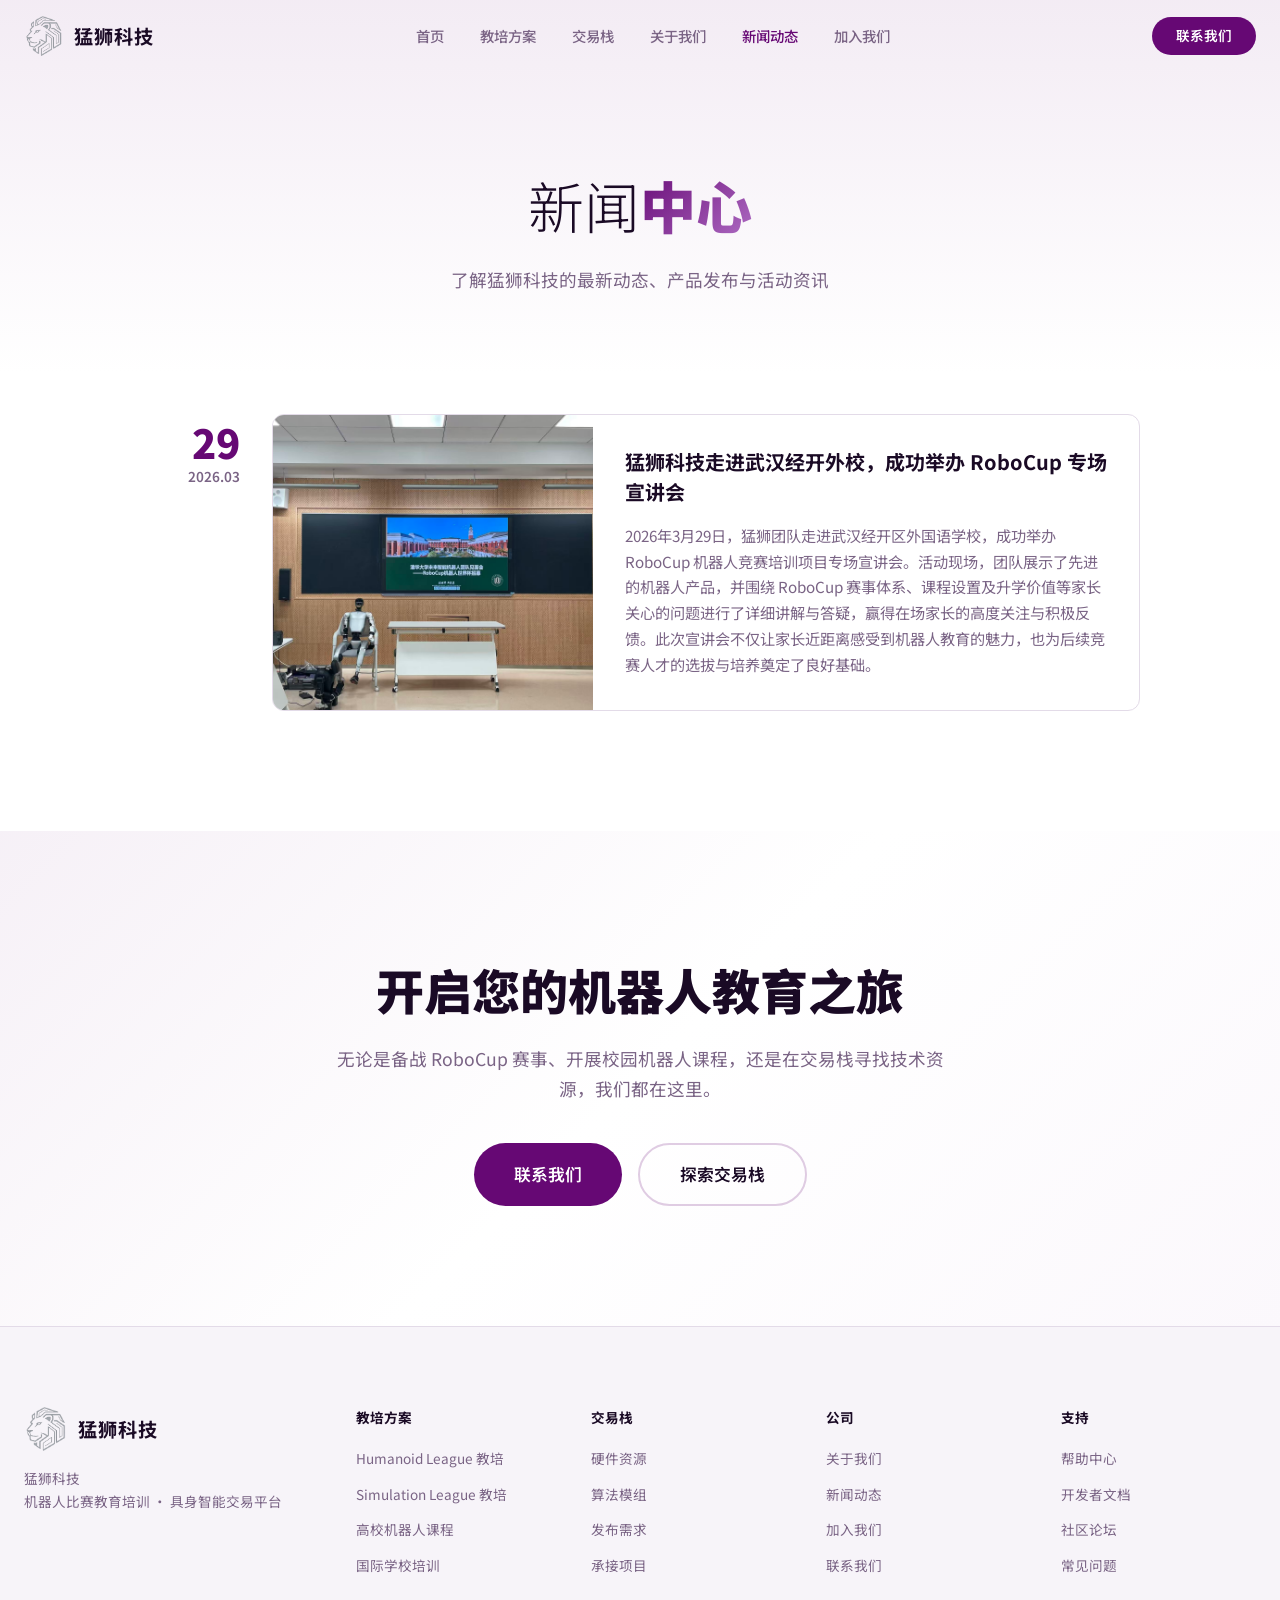
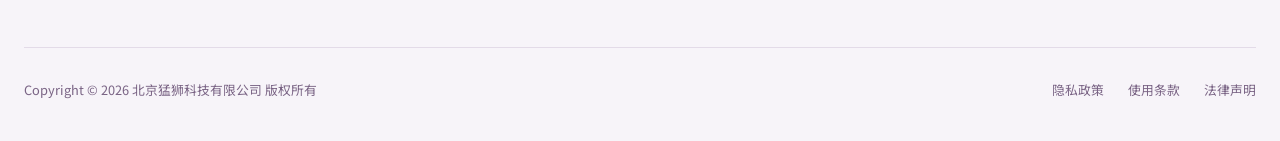
<file: news.html>
<!DOCTYPE html>
<html lang="zh-CN">
<head>
  <meta charset="UTF-8">
  <meta name="viewport" content="width=device-width, initial-scale=1.0">
  <title>新闻动态 — 猛狮科技</title>
  <meta name="description" content="了解猛狮科技的最新动态、产品发布、活动资讯与教培合作进展。">
  <link rel="preconnect" href="https://fonts.googleapis.com">
  <link rel="preconnect" href="https://fonts.gstatic.com" crossorigin>
  <link href="https://fonts.googleapis.com/css2?family=Noto+Sans+SC:wght@300;400;500;700;900&display=swap" rel="stylesheet">
  <link rel="stylesheet" href="css/style.css">
</head>
<body>

  <!-- ===== HEADER ===== -->
  <header class="site-header scrolled" id="siteHeader">
    <div class="header-inner">
      <a href="index.html" class="logo">
        <img class="logo-img" src="./pic/logo-猛狮科技公司.png" alt="猛狮科技" width="160" height="40" decoding="async">
        <span class="logo-text">猛狮科技</span>
      </a>
      <nav class="main-nav" id="mainNav">
        <ul class="nav-list">
          <li class="nav-item"><a href="index.html">首页</a></li>
          <li class="nav-item has-dropdown">
            <a href="index.html#training">教培方案</a>
            <div class="dropdown">
              <a href="index.html#competition">比赛教培</a>
              <a href="index.html#interest">兴趣教培</a>
            </div>
          </li>
          <li class="nav-item"><a href="index.html#exchange">交易栈</a></li>
          <li class="nav-item"><a href="index.html#about">关于我们</a></li>
          <li class="nav-item"><a href="news.html" style="color:var(--color-primary)">新闻动态</a></li>
          <li class="nav-item"><a href="careers.html">加入我们</a></li>
        </ul>
      </nav>
      <div class="header-actions">
        <a href="javascript:void(0)" class="btn-contact js-open-contact">联系我们</a>
        <button class="hamburger" id="hamburger" aria-label="菜单">
          <span></span><span></span><span></span>
        </button>
      </div>
    </div>
  </header>

  <!-- ===== HERO ===== -->
  <section class="news-page-hero">
    <div class="container">
      <h1 class="reveal">新闻<strong>中心</strong></h1>
      <p class="reveal reveal-delay-1">了解猛狮科技的最新动态、产品发布与活动资讯</p>
    </div>
  </section>

  <!-- ===== NEWS CONTENT ===== -->
  <section class="news-page-content">
    <div class="container">
      
      <!-- News Timeline List -->
      <div class="news-timeline">
        
        <article class="news-timeline-item reveal">
          <div class="news-timeline-date">
            <span class="day">29</span>
            <span class="month-year">2026.03</span>
          </div>
          <div class="news-timeline-content">
            <div class="news-timeline-image">
              <img src="./news/20260329-武汉经外国际高中部宣讲/classroom-no-people.jpg" alt="武汉经开外校宣讲会" onerror="this.style.display='none'; this.nextElementSibling.style.display='flex';">
              <div class="news-placeholder" style="--accent:#660874; display:none;">
                <svg viewBox="0 0 80 80"><circle cx="40" cy="40" r="30" stroke="currentColor" stroke-width="2" fill="none"/><path d="M30 35h20M30 45h14" stroke="currentColor" stroke-width="2" stroke-linecap="round"/></svg>
              </div>
            </div>
            <div class="news-timeline-text">
              <h3>猛狮科技走进武汉经开外校，成功举办 RoboCup 专场宣讲会</h3>
              <p>2026年3月29日，猛狮团队走进武汉经开区外国语学校，成功举办 RoboCup 机器人竞赛培训项目专场宣讲会。活动现场，团队展示了先进的机器人产品，并围绕 RoboCup 赛事体系、课程设置及升学价值等家长关心的问题进行了详细讲解与答疑，赢得在场家长的高度关注与积极反馈。此次宣讲会不仅让家长近距离感受到机器人教育的魅力，也为后续竞赛人才的选拔与培养奠定了良好基础。</p>
            </div>
          </div>
        </article>

      </div>

    </div>
  </section>

  <!-- ===== CTA ===== -->
  <section class="cta-section" id="contact">
    <div class="container">
      <div class="cta-content">
        <h2 class="cta-title reveal">开启您的机器人教育之旅</h2>
        <p class="cta-text reveal">无论是备战 RoboCup 赛事、开展校园机器人课程，还是在交易栈寻找技术资源，我们都在这里。</p>
        <div class="cta-buttons reveal">
          <a href="javascript:void(0)" class="btn btn-primary btn-lg js-open-contact">联系我们</a>
          <a href="index.html#exchange" class="btn btn-outline btn-lg">探索交易栈</a>
        </div>
      </div>
    </div>
  </section>

  <!-- ===== FOOTER ===== -->
  <footer class="site-footer">
    <div class="container">
      <div class="footer-grid">
        <div class="footer-brand">
          <a href="index.html" class="logo">
            <img class="logo-img logo-img--footer" src="./pic/logo-猛狮科技公司.png" alt="猛狮科技" width="180" height="45" decoding="async">
            <span class="logo-text">猛狮科技</span>
          </a>
          <p class="footer-desc">猛狮科技<br>机器人比赛教育培训 · 具身智能交易平台</p>
        </div>
        <div class="footer-links">
          <h4>教培方案</h4>
          <ul>
            <li><a href="index.html#competition">Humanoid League 教培</a></li>
            <li><a href="index.html#simulation">Simulation League 教培</a></li>
            <li><a href="index.html#interest">高校机器人课程</a></li>
            <li><a href="index.html#interest">国际学校培训</a></li>
          </ul>
        </div>
        <div class="footer-links">
          <h4>交易栈</h4>
          <ul>
            <li><a href="index.html#exchange">硬件资源</a></li>
            <li><a href="index.html#exchange">算法模组</a></li>
            <li><a href="index.html#exchange">发布需求</a></li>
            <li><a href="index.html#exchange">承接项目</a></li>
          </ul>
        </div>
        <div class="footer-links">
          <h4>公司</h4>
          <ul>
            <li><a href="index.html#about">关于我们</a></li>
            <li><a href="news.html">新闻动态</a></li>
            <li><a href="careers.html">加入我们</a></li>
            <li><a href="javascript:void(0)" class="js-open-contact">联系我们</a></li>
          </ul>
        </div>
        <div class="footer-links">
          <h4>支持</h4>
          <ul>
            <li><a href="#">帮助中心</a></li>
            <li><a href="#">开发者文档</a></li>
            <li><a href="#">社区论坛</a></li>
            <li><a href="#">常见问题</a></li>
          </ul>
        </div>
      </div>
      <div class="footer-bottom">
        <p>Copyright &copy; 2026 北京猛狮科技有限公司 版权所有</p>
        <div class="footer-bottom-links">
          <a href="#">隐私政策</a>
          <a href="#">使用条款</a>
          <a href="#">法律声明</a>
        </div>
      </div>
    </div>
  </footer>

  <!-- ===== CONTACT MODAL ===== -->
  <div class="modal-overlay" id="contactModal">
    <div class="modal-content">
      <button class="modal-close" id="closeModal" aria-label="关闭">&times;</button>
      <h2 class="modal-title">联系我们</h2>
      <form id="contactForm" class="contact-form">
        <div class="form-row">
          <div class="form-group">
            <label for="firstName">名字*</label>
            <input type="text" id="firstName" name="firstName" required placeholder="请输入名字">
            <span class="error-msg">请输入名字</span>
          </div>
          <div class="form-group">
            <label for="lastName">姓氏*</label>
            <input type="text" id="lastName" name="lastName" required placeholder="请输入姓氏">
            <span class="error-msg">请输入姓氏</span>
          </div>
        </div>
        <div class="form-row">
          <div class="form-group">
            <label for="company">公司/机构*</label>
            <input type="text" id="company" name="company" required placeholder="请输入公司或机构名称">
            <span class="error-msg">请输入公司或机构名称</span>
          </div>
          <div class="form-group">
            <label for="email">邮箱地址*</label>
            <input type="email" id="email" name="email" required placeholder="请输入正确的邮箱地址">
            <span class="error-msg">请输入正确的邮箱地址</span>
          </div>
        </div>
        <div class="form-row">
          <div class="form-group">
            <label for="phone">联系方式*</label>
            <input type="tel" id="phone" name="phone" required placeholder="请输入正确的联系方式">
            <span class="error-msg">请输入正确的联系方式</span>
          </div>
          <div class="form-group">
            <label for="intent">意向</label>
            <select id="intent" name="intent">
              <option value="了解关于机器人">了解关于机器人</option>
              <option value="教培合作咨询">教培合作咨询</option>
              <option value="交易栈入驻">交易栈入驻</option>
              <option value="其他">其他</option>
            </select>
          </div>
        </div>
        <div class="form-group">
          <label for="message">留言</label>
          <textarea id="message" name="message" rows="4" placeholder="应用/用户案例/痛点/目标/时间轴"></textarea>
        </div>
        <div class="form-group checkbox-group">
          <label class="checkbox-label">
            <input type="checkbox" id="privacy" name="privacy" required>
            <span class="checkmark"></span>
            我已阅读、理解隐私政策，并同意按所述存储和使用我的个人资料。*
          </label>
          <span class="error-msg" id="privacyError">请同意隐私政策</span>
        </div>
        <div class="form-footer">
          <button type="submit" class="btn btn-primary btn-submit">提交</button>
        </div>
      </form>
    </div>
  </div>

  <script src="js/main.js"></script>
</body>
</html>
</file>
<file: css/style.css>
/* ===========================
   VARIABLES & BASE
   =========================== */
:root {
  --color-bg: #ffffff;
  --color-bg-alt: #f7f4f9;
  --color-bg-card: #ffffff;
  --color-surface: #f0ecf3;
  --color-border: #e3dbe8;
  --color-text: #1a0a25;
  --color-text-muted: #7a6485;
  --color-primary: #660874;
  --color-primary-dark: #4a0654;
  --color-secondary: #9c4db5;
  --color-green: #66bb6a;
  --color-accent: #660874;
  --font-main: 'Noto Sans SC', -apple-system, BlinkMacSystemFont, 'Segoe UI', sans-serif;
  --header-height: 72px;
  --container-max: 1280px;
  --radius: 12px;
  --radius-sm: 8px;
  --transition: 0.3s cubic-bezier(0.4, 0, 0.2, 1);
}

*, *::before, *::after {
  margin: 0;
  padding: 0;
  box-sizing: border-box;
}

html {
  scroll-behavior: smooth;
  -webkit-font-smoothing: antialiased;
  -moz-osx-font-smoothing: grayscale;
}

body {
  font-family: var(--font-main);
  background: var(--color-bg);
  color: var(--color-text);
  line-height: 1.6;
  overflow-x: hidden;
}

a {
  text-decoration: none;
  color: inherit;
}

ul { list-style: none; }

img {
  max-width: 100%;
  display: block;
}

.container {
  max-width: var(--container-max);
  margin: 0 auto;
  padding: 0 24px;
}

/* ===========================
   ANIMATIONS
   =========================== */
.reveal {
  opacity: 0;
  transform: translateY(30px);
  transition: opacity 0.8s ease, transform 0.8s ease;
}

.reveal.visible {
  opacity: 1;
  transform: translateY(0);
}

.reveal-delay-1 { transition-delay: 0.15s; }
.reveal-delay-2 { transition-delay: 0.3s; }
.reveal-delay-3 { transition-delay: 0.45s; }

/* ===========================
   HEADER
   =========================== */
.site-header {
  position: fixed;
  top: 0;
  left: 0;
  right: 0;
  z-index: 1000;
  height: var(--header-height);
  transition: background var(--transition), box-shadow var(--transition);
}

.site-header.scrolled {
  background: rgba(255, 255, 255, 0.95);
  backdrop-filter: blur(20px);
  box-shadow: 0 1px 0 rgba(102, 8, 116, 0.08);
}

.header-inner {
  max-width: var(--container-max);
  margin: 0 auto;
  padding: 0 24px;
  height: 100%;
  display: flex;
  align-items: center;
  justify-content: space-between;
}

.logo {
  display: flex;
  align-items: center;
  gap: 10px;
  z-index: 10;
}

.logo-img {
  height: 40px;
  width: auto;
  max-width: min(200px, 45vw);
  object-fit: contain;
  display: block;
}

.logo-img--footer {
  height: 44px;
  max-width: 220px;
}

.logo-text {
  font-size: 1.2rem;
  font-weight: 700;
  letter-spacing: 0.05em;
  white-space: nowrap;
}

.nav-list {
  display: flex;
  gap: 4px;
}

.nav-item > a {
  display: block;
  padding: 8px 16px;
  font-size: 0.9rem;
  font-weight: 500;
  color: var(--color-text-muted);
  border-radius: var(--radius-sm);
  transition: color var(--transition), background var(--transition);
}

.nav-item > a:hover,
.nav-item:hover > a {
  color: var(--color-text);
  background: rgba(102, 8, 116, 0.06);
}

.nav-item.has-dropdown {
  position: relative;
}

.dropdown {
  position: absolute;
  top: 100%;
  left: 0;
  min-width: 240px;
  background: rgba(255, 255, 255, 0.98);
  backdrop-filter: blur(20px);
  border: 1px solid var(--color-border);
  border-radius: var(--radius);
  padding: 8px;
  opacity: 0;
  visibility: hidden;
  transform: translateY(8px);
  transition: all var(--transition);
}

.nav-item.has-dropdown:hover .dropdown {
  opacity: 1;
  visibility: visible;
  transform: translateY(0);
}

.dropdown a {
  display: block;
  padding: 10px 16px;
  font-size: 0.85rem;
  color: var(--color-text-muted);
  border-radius: var(--radius-sm);
  transition: all var(--transition);
}

.dropdown a:hover {
  color: var(--color-text);
  background: rgba(102, 8, 116, 0.06);
}

.header-actions {
  display: flex;
  align-items: center;
  gap: 16px;
}

.btn-contact {
  padding: 8px 24px;
  font-size: 0.85rem;
  font-weight: 600;
  color: #fff;
  background: var(--color-primary);
  border-radius: 100px;
  transition: all var(--transition);
}

.btn-contact:hover {
  background: #7d2a90;
  transform: translateY(-1px);
}

.hamburger {
  display: none;
  flex-direction: column;
  gap: 5px;
  background: none;
  border: none;
  cursor: pointer;
  padding: 4px;
  z-index: 10;
}

.hamburger span {
  display: block;
  width: 24px;
  height: 2px;
  background: var(--color-text);
  border-radius: 2px;
  transition: all var(--transition);
}

.hamburger.active span:nth-child(1) {
  transform: rotate(45deg) translate(5px, 5px);
}
.hamburger.active span:nth-child(2) {
  opacity: 0;
}
.hamburger.active span:nth-child(3) {
  transform: rotate(-45deg) translate(5px, -5px);
}

/* ===========================
   BUTTONS
   =========================== */
.btn {
  display: inline-flex;
  align-items: center;
  gap: 8px;
  padding: 12px 32px;
  font-size: 0.95rem;
  font-weight: 600;
  border-radius: 100px;
  transition: all var(--transition);
  cursor: pointer;
  border: none;
  font-family: var(--font-main);
}

.btn-primary {
  background: var(--color-primary);
  color: #fff;
}

.btn-primary:hover {
  background: #7d2a90;
  transform: translateY(-2px);
  box-shadow: 0 8px 30px rgba(102, 8, 116, 0.3);
}

.btn-secondary {
  background: var(--color-secondary);
  color: #fff;
}

.btn-secondary:hover {
  background: #b06ec5;
  transform: translateY(-2px);
  box-shadow: 0 8px 30px rgba(156, 77, 181, 0.3);
}

.btn-green {
  background: var(--color-green);
  color: #fff;
}

.btn-green:hover {
  background: #81c784;
  transform: translateY(-2px);
  box-shadow: 0 8px 30px rgba(102, 187, 106, 0.3);
}

.btn-outline {
  background: transparent;
  color: var(--color-text);
  border: 2px solid rgba(102, 8, 116, 0.2);
}

.btn-outline:hover {
  border-color: rgba(102, 8, 116, 0.5);
  background: rgba(102, 8, 116, 0.06);
  transform: translateY(-2px);
}

.btn-lg {
  padding: 16px 40px;
  font-size: 1.05rem;
}

/* ===========================
   HERO
   =========================== */
.hero {
  position: relative;
  min-height: 100vh;
  display: flex;
  align-items: center;
  justify-content: center;
  overflow: hidden;
}

.hero-bg {
  position: absolute;
  inset: 0;
  z-index: 0;
  display: flex;
  align-items: center;
  justify-content: center;
}

.hero-image-bg {
  position: absolute;
  top: 8%;
  bottom: 10%;
  left: 0%;
  right: 0%;
  background-image: url('../pic/main_page_background.jpg');
  background-size: cover;
  background-position: center;
  background-repeat: no-repeat;
  opacity: 0.6; /* 调低透明度以保证文字清晰，可根据实际图片亮度调整 */
  border-radius: var(--radius);
  mask-image: radial-gradient(ellipse at center, black 40%, transparent 80%);
  -webkit-mask-image: radial-gradient(ellipse at center, black 40%, transparent 80%);
}

.hero-particles {
  position: absolute;
  inset: 0;
}

.hero-grid-overlay {
  position: absolute;
  inset: 0;
  background-image:
    linear-gradient(rgba(102, 8, 116, 0.04) 1px, transparent 1px),
    linear-gradient(90deg, rgba(102, 8, 116, 0.04) 1px, transparent 1px);
  background-size: 60px 60px;
}

.hero-content {
  position: relative;
  z-index: 2;
  text-align: center;
  padding: 0 24px;
}

.hero-title {
  font-size: clamp(2.8rem, 7vw, 5.5rem);
  font-weight: 900;
  line-height: 1.15;
  margin-bottom: 24px;
}

.title-line {
  display: block;
}

.title-line.accent {
  background: linear-gradient(135deg, var(--color-primary), #b06ec5);
  -webkit-background-clip: text;
  -webkit-text-fill-color: transparent;
  background-clip: text;
}

.hero-subtitle {
  font-size: clamp(1rem, 2vw, 1.25rem);
  color: var(--color-text-muted);
  max-width: 600px;
  margin: 0 auto 40px;
  line-height: 1.8;
}

.hero-ctas {
  display: flex;
  gap: 16px;
  justify-content: center;
  flex-wrap: wrap;
}

.hero-scroll-hint {
  position: absolute;
  bottom: 40px;
  left: 50%;
  transform: translateX(-50%);
  display: flex;
  flex-direction: column;
  align-items: center;
  gap: 8px;
  color: var(--color-text-muted);
  font-size: 0.8rem;
  animation: fadeInUp 1s ease 1.5s both;
}

.scroll-arrow {
  width: 20px;
  height: 20px;
  border-right: 2px solid var(--color-text-muted);
  border-bottom: 2px solid var(--color-text-muted);
  transform: rotate(45deg);
  animation: scrollBounce 2s ease-in-out infinite;
}

@keyframes scrollBounce {
  0%, 100% { transform: rotate(45deg) translateY(0); opacity: 1; }
  50% { transform: rotate(45deg) translateY(8px); opacity: 0.5; }
}

@keyframes fadeInUp {
  from { opacity: 0; transform: translateX(-50%) translateY(20px); }
  to { opacity: 1; transform: translateX(-50%) translateY(0); }
}

/* ===========================
   PRODUCT SECTIONS
   =========================== */
.product-showcase,
.product-dark {
  padding: 120px 0;
}

.product-dark {
  background: var(--color-bg-alt);
}

.product-section {
  max-width: var(--container-max);
  margin: 0 auto;
  padding: 0 24px;
  display: grid;
  grid-template-columns: 1fr 1fr;
  gap: 80px;
  align-items: center;
}

.product-section.reverse {
  direction: rtl;
}

.product-section.reverse > * {
  direction: ltr;
}

.product-visual {
  width: 100%;
  height: 100%;
}

.robot-visual {
  display: flex;
  align-items: center;
  justify-content: center;
  width: 100%;
  height: 100%;
  min-height: 400px;
}

.robot-svg {
  width: 100%;
  max-width: 420px;
  filter: drop-shadow(0 20px 60px rgba(102, 8, 116, 0.15));
}

img.robot-svg {
  max-width: 100%;
  height: 100%;
  object-fit: cover;
  border-radius: var(--radius);
}

.robot-body {
  animation: robotFloat 4s ease-in-out infinite;
}

.robot-eye {
  animation: blink 3s ease-in-out infinite;
}

@keyframes robotFloat {
  0%, 100% { transform: translateY(0); }
  50% { transform: translateY(-6px); }
}

@keyframes blink {
  0%, 90%, 100% { opacity: 1; }
  95% { opacity: 0.2; }
}

.product-tag {
  display: inline-block;
  padding: 4px 14px;
  font-size: 0.75rem;
  font-weight: 600;
  text-transform: uppercase;
  letter-spacing: 0.1em;
  color: var(--color-primary);
  border: 1px solid var(--color-primary);
  border-radius: 100px;
  margin-bottom: 20px;
}

.product-title {
  font-size: clamp(1.8rem, 3.5vw, 2.8rem);
  font-weight: 300;
  line-height: 1.3;
  margin-bottom: 20px;
}

.product-title strong {
  font-weight: 900;
}

.product-desc {
  font-size: 1.05rem;
  color: var(--color-text-muted);
  line-height: 1.8;
  margin-bottom: 32px;
}

.product-specs {
  display: flex;
  gap: 24px;
  margin-bottom: 40px;
  flex-wrap: wrap;
}

.spec {
  text-align: center;
  min-width: 70px;
}

.spec-value {
  display: block;
  font-size: 1.8rem;
  font-weight: 900;
  color: var(--color-text);
}

.spec-unit {
  font-size: 0.85rem;
  font-weight: 400;
  color: var(--color-text-muted);
}

.spec-label {
  display: block;
  font-size: 0.75rem;
  color: var(--color-text-muted);
  margin-top: 4px;
}

/* ===========================
   SOLUTIONS
   =========================== */
.solutions {
  padding: 120px 0;
  background: var(--color-bg-alt);
}

.section-header {
  text-align: center;
  margin-bottom: 64px;
}

.section-title {
  font-size: clamp(1.8rem, 3.5vw, 2.8rem);
  font-weight: 300;
  margin-bottom: 16px;
}

.section-title strong {
  font-weight: 900;
}

.section-subtitle {
  font-size: 1.05rem;
  color: var(--color-text-muted);
  max-width: 560px;
  margin: 0 auto;
}

.solutions-grid {
  display: grid;
  grid-template-columns: repeat(auto-fit, minmax(280px, 1fr));
  gap: 24px;
}

.solution-card {
  display: block;
  padding: 40px 32px;
  background: var(--color-bg-card);
  border: 1px solid var(--color-border);
  border-radius: var(--radius);
  transition: all var(--transition);
}

.solution-card:hover {
  border-color: var(--color-primary);
  transform: translateY(-4px);
  box-shadow: 0 20px 60px rgba(102, 8, 116, 0.1);
}

.solution-icon {
  width: 48px;
  height: 48px;
  color: var(--color-primary);
  margin-bottom: 24px;
}

.solution-icon svg {
  width: 100%;
  height: 100%;
}

.solution-card h3 {
  font-size: 1.2rem;
  font-weight: 700;
  margin-bottom: 12px;
}

.solution-card p {
  font-size: 0.9rem;
  color: var(--color-text-muted);
  line-height: 1.7;
  margin-bottom: 20px;
}

.card-link {
  font-size: 0.85rem;
  font-weight: 600;
  color: var(--color-primary);
  transition: all var(--transition);
}

.solution-card:hover .card-link {
  letter-spacing: 0.02em;
}

/* ===========================
   PLATFORM
   =========================== */
.platform-section {
  padding: 120px 0;
  background: linear-gradient(180deg, var(--color-bg) 0%, var(--color-bg-alt) 100%);
}

.platform-content {
  display: grid;
  grid-template-columns: 1fr 1.2fr;
  gap: 80px;
  align-items: center;
}

.platform-info h2 {
  margin-bottom: 24px;
}

.platform-info p {
  color: var(--color-text-muted);
  font-size: 1.05rem;
  line-height: 1.8;
  margin-bottom: 24px;
}

.platform-features {
  list-style: none;
  margin-bottom: 32px;
}

.platform-features li {
  padding: 8px 0;
  padding-left: 28px;
  position: relative;
  color: var(--color-text-muted);
  font-size: 0.95rem;
}

.platform-features li::before {
  content: '';
  position: absolute;
  left: 0;
  top: 14px;
  width: 8px;
  height: 8px;
  border-radius: 50%;
  background: var(--color-primary);
}

/* Dashboard Mock */
.dashboard-mock {
  background: var(--color-bg-card);
  border: 1px solid var(--color-border);
  border-radius: var(--radius);
  overflow: hidden;
  box-shadow: 0 40px 80px rgba(102, 8, 116, 0.1);
}

.dash-header {
  display: flex;
  align-items: center;
  gap: 12px;
  padding: 12px 16px;
  background: var(--color-surface);
  border-bottom: 1px solid var(--color-border);
}

.dash-dots {
  display: flex;
  gap: 6px;
}

.dash-dots span {
  width: 10px;
  height: 10px;
  border-radius: 50%;
}

.dash-dots span:nth-child(1) { background: #ff5f57; }
.dash-dots span:nth-child(2) { background: #ffbd2e; }
.dash-dots span:nth-child(3) { background: #28c840; }

.dash-title {
  font-size: 0.75rem;
  color: var(--color-text-muted);
}

.dash-body {
  display: flex;
  min-height: 280px;
}

.dash-sidebar {
  width: 50px;
  border-right: 1px solid var(--color-border);
  padding: 16px 8px;
  display: flex;
  flex-direction: column;
  gap: 8px;
}

.dash-nav-item {
  height: 28px;
  background: var(--color-surface);
  border-radius: 4px;
  transition: background var(--transition);
}

.dash-nav-item.active {
  background: var(--color-primary);
}

.dash-content {
  flex: 1;
  padding: 20px;
  display: flex;
  flex-direction: column;
  gap: 16px;
}

.dash-stat-row {
  display: flex;
  gap: 12px;
  align-items: flex-end;
  height: 100px;
}

.dash-stat {
  flex: 1;
  display: flex;
  flex-direction: column;
  align-items: center;
  gap: 6px;
}

.stat-bar {
  width: 100%;
  height: var(--h);
  background: linear-gradient(to top, var(--color-primary), rgba(102, 8, 116, 0.3));
  border-radius: 4px 4px 0 0;
  animation: barGrow 1.5s ease both;
}

@keyframes barGrow {
  from { height: 0; }
}

.dash-stat span {
  font-size: 0.55rem;
  color: var(--color-text-muted);
  white-space: nowrap;
}

.dash-map {
  flex: 1;
  position: relative;
  background: rgba(102, 8, 116, 0.03);
  border: 1px solid var(--color-border);
  border-radius: var(--radius-sm);
  min-height: 120px;
}

.map-dot {
  position: absolute;
  width: 8px;
  height: 8px;
  background: var(--color-primary);
  border-radius: 50%;
}

.map-dot.pulse {
  animation: dotPulse 2s ease-in-out infinite;
}

@keyframes dotPulse {
  0%, 100% { box-shadow: 0 0 0 0 rgba(102, 8, 116, 0.5); }
  50% { box-shadow: 0 0 0 12px rgba(102, 8, 116, 0); }
}

/* ===========================
   INDUSTRIES
   =========================== */
.industries {
  padding: 120px 0;
}

.industries-grid {
  display: grid;
  grid-template-columns: repeat(auto-fit, minmax(300px, 1fr));
  gap: 24px;
}

.industry-card {
  padding: 40px 32px;
  background: var(--color-bg-card);
  border: 1px solid var(--color-border);
  border-radius: var(--radius);
  transition: all var(--transition);
  position: relative;
  overflow: hidden;
}

.industry-card:hover {
  border-color: rgba(102, 8, 116, 0.3);
  transform: translateY(-2px);
}

.industry-number {
  font-size: 3rem;
  font-weight: 900;
  color: rgba(102, 8, 116, 0.06);
  position: absolute;
  top: 12px;
  right: 20px;
  line-height: 1;
}

.industry-card h3 {
  font-size: 1.15rem;
  font-weight: 700;
  margin-bottom: 12px;
}

.industry-card p {
  font-size: 0.9rem;
  color: var(--color-text-muted);
  line-height: 1.7;
}

/* ===========================
   ABOUT / STATS
   =========================== */
.about-stats {
  padding: 120px 0;
  background: var(--color-bg-alt);
}

.about-content {
  display: grid;
  grid-template-columns: 1fr 1fr;
  gap: 80px;
  align-items: center;
}

.about-text p {
  color: var(--color-text-muted);
  font-size: 1.05rem;
  line-height: 1.8;
  margin-bottom: 16px;
}

.about-text h2 {
  margin-bottom: 24px;
}

.stats-grid {
  display: grid;
  grid-template-columns: 1fr 1fr;
  gap: 24px;
}

.stat-card {
  padding: 32px;
  background: var(--color-bg-card);
  border: 1px solid var(--color-border);
  border-radius: var(--radius);
  text-align: center;
  transition: all var(--transition);
}

.stat-card:hover {
  border-color: var(--color-primary);
  transform: translateY(-2px);
}

.stat-number {
  font-size: 2.8rem;
  font-weight: 900;
  background: linear-gradient(135deg, var(--color-primary), #b06ec5);
  -webkit-background-clip: text;
  -webkit-text-fill-color: transparent;
  background-clip: text;
}

.stat-plus {
  font-size: 1.5rem;
  font-weight: 700;
  color: var(--color-primary);
}

.stat-text {
  display: block;
  margin-top: 8px;
  font-size: 0.9rem;
  color: var(--color-text-muted);
}

/* ===========================
   PARTNERS
   =========================== */
.partners {
  padding: 80px 0;
  overflow: hidden;
}

.partners-label {
  text-align: center;
  font-size: 0.85rem;
  color: var(--color-text-muted);
  margin-bottom: 40px;
  text-transform: uppercase;
  letter-spacing: 0.1em;
}

.partners-track {
  overflow: hidden;
  mask-image: linear-gradient(90deg, transparent, black 10%, black 90%, transparent);
  -webkit-mask-image: linear-gradient(90deg, transparent, black 10%, black 90%, transparent);
}

.partners-logos {
  display: flex;
  gap: 48px;
  animation: marquee 20s linear infinite;
  width: max-content;
}

.partner-logo {
  flex-shrink: 0;
  display: flex;
  align-items: center;
  justify-content: center;
  padding: 14px 28px;
  min-height: 72px;
  border: 1px solid rgba(102, 8, 116, 0.12);
  border-radius: var(--radius-sm);
  background: rgba(255, 255, 255, 0.03);
  transition: border-color var(--transition), background var(--transition), opacity var(--transition);
}

.partner-logo img {
  display: block;
  max-height: 48px;
  width: auto;
  max-width: min(200px, 40vw);
  object-fit: contain;
  opacity: 0.85;
  transition: opacity var(--transition), filter var(--transition);
}

.partner-logo:hover {
  border-color: rgba(102, 8, 116, 0.28);
  background: rgba(255, 255, 255, 0.06);
}

.partner-logo:hover img {
  opacity: 1;
}

@keyframes marquee {
  0% { transform: translateX(0); }
  100% { transform: translateX(-50%); }
}

/* ===========================
   NEWS
   =========================== */
.news {
  padding: 120px 0;
  background: var(--color-bg-alt);
}

.news .section-header {
  display: flex;
  justify-content: space-between;
  align-items: flex-end;
  text-align: left;
}

.view-all {
  font-size: 0.9rem;
  font-weight: 600;
  color: var(--color-primary);
  transition: all var(--transition);
}

.view-all:hover {
  letter-spacing: 0.02em;
}

.news-grid {
  display: grid;
  grid-template-columns: repeat(auto-fit, minmax(320px, 1fr));
  gap: 24px;
}

.news-card {
  background: var(--color-bg-card);
  border: 1px solid var(--color-border);
  border-radius: var(--radius);
  overflow: hidden;
  transition: all var(--transition);
}

.news-card:hover {
  border-color: rgba(102, 8, 116, 0.2);
  transform: translateY(-4px);
  box-shadow: 0 20px 60px rgba(102, 8, 116, 0.08);
}

.news-image {
  height: 200px;
  overflow: hidden;
}

.news-placeholder {
  width: 100%;
  height: 100%;
  display: flex;
  align-items: center;
  justify-content: center;
  background: linear-gradient(135deg, rgba(102, 8, 116, 0.03), rgba(102, 8, 116, 0.07));
  color: var(--accent);
}

.news-placeholder svg {
  width: 60px;
  height: 60px;
  opacity: 0.3;
}

.news-body {
  padding: 24px;
}

.news-tag {
  display: inline-block;
  padding: 3px 10px;
  font-size: 0.7rem;
  font-weight: 600;
  color: var(--color-primary);
  background: rgba(102, 8, 116, 0.1);
  border-radius: 100px;
  margin-bottom: 12px;
}

.news-card h3 {
  font-size: 1.05rem;
  font-weight: 700;
  line-height: 1.5;
  margin-bottom: 10px;
}

.news-card p {
  font-size: 0.85rem;
  color: var(--color-text-muted);
  line-height: 1.6;
  margin-bottom: 16px;
}

.news-date {
  font-size: 0.75rem;
  color: rgba(102, 8, 116, 0.4);
}

/* ===========================
   CTA
   =========================== */
.cta-section {
  padding: 120px 0;
  background: linear-gradient(135deg, rgba(102, 8, 116, 0.06) 0%, var(--color-bg) 50%, rgba(156, 77, 181, 0.04) 100%);
  position: relative;
}

.cta-content {
  text-align: center;
  max-width: 640px;
  margin: 0 auto;
}

.cta-title {
  font-size: clamp(2rem, 4vw, 3rem);
  font-weight: 900;
  margin-bottom: 16px;
}

.cta-text {
  font-size: 1.1rem;
  color: var(--color-text-muted);
  margin-bottom: 40px;
  line-height: 1.7;
}

.cta-buttons {
  display: flex;
  gap: 16px;
  justify-content: center;
  flex-wrap: wrap;
}

/* ===========================
   FOOTER
   =========================== */
.site-footer {
  padding: 80px 0 40px;
  background: var(--color-bg-alt);
  border-top: 1px solid var(--color-border);
}

.footer-grid {
  display: grid;
  grid-template-columns: 1.5fr 1fr 1fr 1fr 1fr;
  gap: 40px;
  margin-bottom: 60px;
}

.footer-brand .logo {
  margin-bottom: 16px;
}

.footer-desc {
  font-size: 0.85rem;
  color: var(--color-text-muted);
  line-height: 1.7;
}

.footer-links h4 {
  font-size: 0.85rem;
  font-weight: 700;
  margin-bottom: 16px;
  color: var(--color-text);
}

.footer-links li {
  margin-bottom: 10px;
}

.footer-links a {
  font-size: 0.85rem;
  color: var(--color-text-muted);
  transition: color var(--transition);
}

.footer-links a:hover {
  color: var(--color-primary);
}

.footer-bottom {
  display: flex;
  justify-content: space-between;
  align-items: center;
  padding-top: 32px;
  border-top: 1px solid var(--color-border);
}

.footer-bottom p {
  font-size: 0.8rem;
  color: var(--color-text-muted);
}

.footer-bottom-links {
  display: flex;
  gap: 24px;
}

.footer-bottom-links a {
  font-size: 0.8rem;
  color: var(--color-text-muted);
  transition: color var(--transition);
}

.footer-bottom-links a:hover {
  color: var(--color-text);
}

/* ===========================
   RESPONSIVE
   =========================== */
@media (max-width: 1024px) {
  .product-section {
    grid-template-columns: 1fr;
    gap: 48px;
  }

  .product-section.reverse {
    direction: ltr;
  }

  .platform-content {
    grid-template-columns: 1fr;
    gap: 48px;
  }

  .about-content {
    grid-template-columns: 1fr;
    gap: 48px;
  }

  .footer-grid {
    grid-template-columns: 1fr 1fr;
    gap: 32px;
  }

  .footer-brand {
    grid-column: span 2;
  }
}

@media (max-width: 768px) {
  :root {
    --header-height: 64px;
  }

  .main-nav {
    position: fixed;
    inset: 0;
    background: rgba(255, 255, 255, 0.98);
    backdrop-filter: blur(20px);
    display: flex;
    align-items: center;
    justify-content: center;
    opacity: 0;
    visibility: hidden;
    transition: all var(--transition);
  }

  .main-nav.open {
    opacity: 1;
    visibility: visible;
  }

  .nav-list {
    flex-direction: column;
    align-items: center;
    gap: 8px;
  }

  .nav-item > a {
    font-size: 1.2rem;
    padding: 12px 24px;
  }

  .dropdown {
    position: static;
    opacity: 1;
    visibility: visible;
    transform: none;
    background: transparent;
    border: none;
    min-width: auto;
    text-align: center;
    padding: 4px 0;
  }

  .hamburger {
    display: flex;
  }

  .btn-contact {
    display: none;
  }

  .hero-title {
    font-size: clamp(2.2rem, 8vw, 3.5rem);
  }

  .product-specs {
    justify-content: center;
  }

  .product-info {
    text-align: center;
  }

  .solutions-grid {
    grid-template-columns: 1fr;
  }

  .industries-grid {
    grid-template-columns: 1fr;
  }

  .news-grid {
    grid-template-columns: 1fr;
  }

  .news .section-header {
    flex-direction: column;
    text-align: center;
    gap: 16px;
  }

  .footer-grid {
    grid-template-columns: 1fr;
    gap: 32px;
  }

  .footer-brand {
    grid-column: span 1;
  }

  .footer-bottom {
    flex-direction: column;
    gap: 16px;
    text-align: center;
  }

  .stats-grid {
    grid-template-columns: 1fr 1fr;
  }
}

@media (max-width: 480px) {
  .stats-grid {
    grid-template-columns: 1fr;
  }

  .product-specs {
    gap: 16px;
  }

  .btn-lg {
    padding: 14px 28px;
    font-size: 0.95rem;
  }
}

/* ===========================
   PARTICLES (canvas-like dots)
   =========================== */
.particle {
  position: absolute;
  width: 2px;
  height: 2px;
  background: var(--color-primary);
  border-radius: 50%;
  opacity: 0;
  animation: particleFade var(--duration, 4s) ease-in-out var(--delay, 0s) infinite;
}

@keyframes particleFade {
  0%, 100% { opacity: 0; transform: translate(0, 0); }
  50% { opacity: var(--max-opacity, 0.4); transform: translate(var(--tx, 10px), var(--ty, -20px)); }
}

/* ===========================
   JOIN US TEASER (homepage)
   =========================== */
.join-teaser {
  padding: 120px 0;
  background: linear-gradient(135deg, rgba(102, 8, 116, 0.06) 0%, var(--color-bg) 60%);
}

.join-teaser-inner {
  max-width: 720px;
}

.join-teaser-text h2 {
  margin-bottom: 20px;
}

.join-teaser-text p {
  font-size: 1.05rem;
  color: var(--color-text-muted);
  line-height: 1.8;
  margin-bottom: 28px;
}

.join-teaser-tags {
  display: flex;
  flex-wrap: wrap;
  gap: 10px;
  margin-bottom: 36px;
}

.join-tag {
  display: inline-block;
  padding: 6px 16px;
  font-size: 0.82rem;
  font-weight: 500;
  color: var(--color-text);
  background: rgba(102, 8, 116, 0.12);
  border: 1px solid rgba(102, 8, 116, 0.2);
  border-radius: 100px;
  transition: all var(--transition);
}

.join-tag:hover {
  background: rgba(102, 8, 116, 0.22);
  border-color: rgba(102, 8, 116, 0.4);
}

/* ===========================
   CAREERS PAGE
   =========================== */
.careers-hero {
  padding: 160px 0 80px;
  text-align: center;
  background: linear-gradient(180deg, rgba(102, 8, 116, 0.08) 0%, var(--color-bg) 100%);
}

.careers-hero h1 {
  font-size: clamp(2.2rem, 5vw, 3.5rem);
  font-weight: 900;
  margin-bottom: 16px;
}

.careers-hero h1 strong {
  background: linear-gradient(135deg, var(--color-primary), #b06ec5);
  -webkit-background-clip: text;
  -webkit-text-fill-color: transparent;
  background-clip: text;
}

.careers-hero p {
  font-size: 1.1rem;
  color: var(--color-text-muted);
  max-width: 560px;
  margin: 0 auto;
  line-height: 1.8;
}

.careers-culture {
  padding: 80px 0;
}

.culture-grid {
  display: grid;
  grid-template-columns: repeat(auto-fit, minmax(220px, 1fr));
  gap: 24px;
  margin-top: 48px;
}

.culture-card {
  padding: 32px 24px;
  background: var(--color-bg-card);
  border: 1px solid var(--color-border);
  border-radius: var(--radius);
  text-align: center;
  transition: all var(--transition);
}

.culture-card:hover {
  border-color: rgba(102, 8, 116, 0.3);
  transform: translateY(-2px);
}

.culture-icon {
  font-size: 2rem;
  margin-bottom: 16px;
  display: block;
}

.culture-card h3 {
  font-size: 1rem;
  font-weight: 700;
  margin-bottom: 8px;
}

.culture-card p {
  font-size: 0.85rem;
  color: var(--color-text-muted);
  line-height: 1.6;
}

.careers-jobs {
  padding: 80px 0 120px;
  background: var(--color-bg-alt);
}

.careers-jobs .section-header {
  margin-bottom: 48px;
}

.jobs-list {
  display: flex;
  flex-direction: column;
  gap: 16px;
  max-width: 900px;
  margin: 0 auto;
}

.job-card {
  display: grid;
  grid-template-columns: 1fr auto;
  align-items: center;
  gap: 24px;
  padding: 28px 32px;
  background: var(--color-bg-card);
  border: 1px solid var(--color-border);
  border-radius: var(--radius);
  transition: all var(--transition);
  cursor: pointer;
}

.job-card:hover {
  border-color: rgba(102, 8, 116, 0.35);
  transform: translateX(4px);
  box-shadow: 0 8px 30px rgba(0,0,0,0.2);
}

.job-info h3 {
  font-size: 1.1rem;
  font-weight: 700;
  margin-bottom: 8px;
}

.job-meta {
  display: flex;
  gap: 16px;
  flex-wrap: wrap;
}

.job-meta span {
  display: inline-flex;
  align-items: center;
  gap: 4px;
  font-size: 0.8rem;
  color: var(--color-text-muted);
}

.job-meta span::before {
  content: '';
  width: 4px;
  height: 4px;
  border-radius: 50%;
  background: var(--color-primary);
  flex-shrink: 0;
}

.job-arrow {
  font-size: 1.2rem;
  color: var(--color-text-muted);
  transition: all var(--transition);
}

.job-card:hover .job-arrow {
  color: var(--color-primary);
  transform: translateX(4px);
}

.job-detail {
  display: none;
  padding: 0 32px 28px;
  animation: fadeDown 0.3s ease;
}

.job-card.expanded .job-detail {
  display: block;
}

.job-card.expanded {
  grid-template-columns: 1fr;
}

@keyframes fadeDown {
  from { opacity: 0; transform: translateY(-8px); }
  to { opacity: 1; transform: translateY(0); }
}

.job-detail h4 {
  font-size: 0.9rem;
  font-weight: 700;
  margin: 20px 0 10px;
  color: var(--color-text);
}

.job-detail ul {
  list-style: none;
  padding: 0;
}

.job-detail ul li {
  position: relative;
  padding-left: 16px;
  font-size: 0.85rem;
  color: var(--color-text-muted);
  line-height: 1.8;
}

.job-detail ul li::before {
  content: '·';
  position: absolute;
  left: 0;
  color: var(--color-primary);
  font-weight: 700;
}

.job-detail .btn {
  margin-top: 20px;
}

.careers-cta {
  padding: 100px 0;
  text-align: center;
}

.careers-cta h2 {
  font-size: clamp(1.5rem, 3vw, 2.2rem);
  font-weight: 700;
  margin-bottom: 16px;
}

.careers-cta p {
  color: var(--color-text-muted);
  font-size: 1rem;
  margin-bottom: 32px;
}

@media (max-width: 768px) {
  .job-card {
    padding: 20px;
    gap: 12px;
  }

  .culture-grid {
    grid-template-columns: 1fr 1fr;
  }
}

@media (max-width: 480px) {
  .culture-grid {
    grid-template-columns: 1fr;
  }
}

/* ===========================
   NEWS PAGE
   =========================== */
.news-page-hero {
  padding: 160px 0 80px;
  text-align: center;
  background: linear-gradient(180deg, rgba(102, 8, 116, 0.08) 0%, var(--color-bg) 100%);
}

.news-page-hero h1 {
  font-size: clamp(2.2rem, 5vw, 3.5rem);
  font-weight: 300;
  margin-bottom: 16px;
}

.news-page-hero h1 strong {
  font-weight: 900;
  background: linear-gradient(135deg, var(--color-primary), #b06ec5);
  -webkit-background-clip: text;
  -webkit-text-fill-color: transparent;
  background-clip: text;
}

.news-page-hero p {
  font-size: 1.1rem;
  color: var(--color-text-muted);
}

.news-page-content {
  padding: 40px 0 120px;
}

.news-timeline {
  display: flex;
  flex-direction: column;
  gap: 40px;
  max-width: 1000px;
  margin: 0 auto;
}

.news-timeline-item {
  display: flex;
  gap: 32px;
  align-items: flex-start;
}

.news-timeline-date {
  flex-shrink: 0;
  width: 100px;
  text-align: right;
  padding-top: 8px;
}

.news-timeline-date .day {
  display: block;
  font-size: 2.5rem;
  font-weight: 900;
  color: var(--color-primary);
  line-height: 1;
  margin-bottom: 4px;
}

.news-timeline-date .month-year {
  display: block;
  font-size: 0.85rem;
  color: var(--color-text-muted);
  font-weight: 600;
}

.news-timeline-content {
  flex: 1;
  background: var(--color-bg-card);
  border: 1px solid var(--color-border);
  border-radius: var(--radius);
  overflow: hidden;
  display: grid;
  grid-template-columns: 320px 1fr;
  transition: all var(--transition);
}

.news-timeline-content:hover {
  border-color: rgba(102, 8, 116, 0.3);
  transform: translateY(-2px);
  box-shadow: 0 20px 40px rgba(0,0,0,0.2);
}

.news-timeline-image {
  height: 100%;
  min-height: 220px;
  overflow: hidden;
}

.news-timeline-image img {
  width: 100%;
  height: 100%;
  object-fit: cover;
  transition: transform 0.5s ease;
}

.news-timeline-content:hover .news-timeline-image img {
  transform: scale(1.05);
}

.news-timeline-text {
  padding: 32px;
  display: flex;
  flex-direction: column;
  justify-content: center;
}

.news-timeline-text h3 {
  font-size: 1.25rem;
  font-weight: 700;
  margin-bottom: 16px;
  line-height: 1.5;
}

.news-timeline-text p {
  font-size: 0.95rem;
  color: var(--color-text-muted);
  line-height: 1.7;
}

@media (max-width: 860px) {
  .news-timeline-item {
    flex-direction: column;
    gap: 16px;
  }
  
  .news-timeline-date {
    width: 100%;
    text-align: left;
    display: flex;
    align-items: baseline;
    gap: 12px;
    padding-top: 0;
  }
  
  .news-timeline-content {
    grid-template-columns: 1fr;
  }
  
  .news-timeline-image {
    height: 200px;
    min-height: auto;
  }
}

.pagination {
  display: flex;
  justify-content: center;
  gap: 8px;
  margin-top: 80px;
}

.page-num {
  width: 40px;
  height: 40px;
  display: flex;
  align-items: center;
  justify-content: center;
  font-size: 0.9rem;
  font-weight: 600;
  color: var(--color-text-muted);
  background: var(--color-bg-card);
  border: 1px solid var(--color-border);
  border-radius: var(--radius-sm);
  transition: all var(--transition);
}

.page-num:hover, .page-num.active {
  color: var(--color-text);
  background: var(--color-primary);
  border-color: var(--color-primary);
}

@media (max-width: 768px) {
  .news-card.featured {
    grid-template-columns: 1fr;
  }
  .news-card.featured .news-image {
    min-height: 240px;
  }
  .news-card.featured .news-body {
    padding: 24px;
  }
}

/* ===========================
   CONTACT MODAL
   =========================== */
.modal-overlay {
  position: fixed;
  inset: 0;
  background: rgba(0, 0, 0, 0.8);
  backdrop-filter: blur(5px);
  z-index: 2000;
  display: flex;
  align-items: center;
  justify-content: center;
  opacity: 0;
  visibility: hidden;
  transition: all var(--transition);
  padding: 20px;
}

.modal-overlay.active {
  opacity: 1;
  visibility: visible;
}

.modal-content {
  background: var(--color-bg-card);
  width: 100%;
  max-width: 800px;
  border-radius: var(--radius);
  padding: 48px;
  position: relative;
  transform: translateY(20px);
  transition: all var(--transition);
  border: 1px solid var(--color-border);
  max-height: 90vh;
  overflow-y: auto;
  box-shadow: 0 24px 80px rgba(0,0,0,0.5);
}

.modal-overlay.active .modal-content {
  transform: translateY(0);
}

.modal-close {
  position: absolute;
  top: 24px;
  right: 24px;
  background: rgba(255,255,255,0.05);
  border: none;
  color: var(--color-text-muted);
  font-size: 1.5rem;
  width: 36px;
  height: 36px;
  border-radius: 4px;
  cursor: pointer;
  display: flex;
  align-items: center;
  justify-content: center;
  transition: all var(--transition);
}

.modal-close:hover {
  background: rgba(255,255,255,0.1);
  color: var(--color-text);
}

.modal-title {
  font-size: 2rem;
  font-weight: 700;
  text-align: center;
  margin-bottom: 40px;
}

.form-row {
  display: grid;
  grid-template-columns: 1fr 1fr;
  gap: 24px;
  margin-bottom: 20px;
}

.form-group {
  margin-bottom: 20px;
  position: relative;
}

.form-row .form-group {
  margin-bottom: 0;
}

.form-group label {
  display: block;
  font-size: 0.85rem;
  font-weight: 500;
  color: var(--color-text-muted);
  margin-bottom: 8px;
}

.form-group input,
.form-group select,
.form-group textarea {
  width: 100%;
  background: rgba(255,255,255,0.02);
  border: 1px solid var(--color-border);
  padding: 14px 16px;
  color: var(--color-text);
  border-radius: 4px;
  outline: none;
  font-family: var(--font-main);
  font-size: 0.95rem;
  transition: all var(--transition);
}

.form-group select {
  appearance: none;
  background-image: url("data:image/svg+xml,%3Csvg xmlns='http://www.w3.org/2000/svg' width='12' height='12' fill='none' stroke='%23999' stroke-width='2' stroke-linecap='round' stroke-linejoin='round'%3E%3Cpath d='M2 4l4 4 4-4'/%3E%3C/svg%3E");
  background-repeat: no-repeat;
  background-position: right 16px center;
  padding-right: 40px;
}

.form-group select option {
  background: var(--color-bg-card);
  color: var(--color-text);
}

.form-group input:focus,
.form-group select:focus,
.form-group textarea:focus {
  border-color: var(--color-primary);
  background: rgba(255,255,255,0.04);
}

.form-group.error input {
  border-color: #ff5252;
  background: rgba(255, 82, 82, 0.05);
}

.error-msg {
  color: #ff5252;
  font-size: 0.75rem;
  margin-top: 6px;
  display: none;
}

.form-group.error .error-msg {
  display: block;
}

.checkbox-group {
  margin-top: 32px;
  margin-bottom: 32px;
}

.checkbox-label {
  display: flex;
  align-items: flex-start;
  gap: 10px;
  font-size: 0.85rem;
  color: var(--color-text-muted);
  cursor: pointer;
  user-select: none;
}

.checkbox-label input {
  position: absolute;
  opacity: 0;
  cursor: pointer;
  height: 0;
  width: 0;
}

.checkmark {
  width: 18px;
  height: 18px;
  background: rgba(255,255,255,0.05);
  border: 1px solid var(--color-border);
  border-radius: 3px;
  flex-shrink: 0;
  position: relative;
  margin-top: 2px;
  transition: all 0.2s;
}

.checkbox-label:hover input ~ .checkmark {
  border-color: var(--color-primary);
}

.checkbox-label input:checked ~ .checkmark {
  background: var(--color-primary);
  border-color: var(--color-primary);
}

.checkmark:after {
  content: "";
  position: absolute;
  display: none;
  left: 6px;
  top: 2px;
  width: 4px;
  height: 10px;
  border: solid var(--color-bg);
  border-width: 0 2px 2px 0;
  transform: rotate(45deg);
}

.checkbox-label input:checked ~ .checkmark:after {
  display: block;
}

.form-footer {
  display: flex;
  flex-direction: column;
  align-items: center;
  gap: 16px;
}

.contact-email-hint {
  font-size: 0.85rem;
  font-weight: 700;
  color: var(--color-text);
  font-style: italic;
}

.btn-submit {
  width: 200px;
  justify-content: center;
}

@media (max-width: 640px) {
  .form-row {
    grid-template-columns: 1fr;
    gap: 20px;
  }
  .modal-content {
    padding: 32px 24px;
  }
}

/* ===========================
   SELECTION
   =========================== */
::selection {
  background: rgba(102, 8, 116, 0.3);
  color: #fff;
}

/* ===========================
   SCROLLBAR
   =========================== */
::-webkit-scrollbar {
  width: 8px;
}

::-webkit-scrollbar-track {
  background: var(--color-bg);
}

::-webkit-scrollbar-thumb {
  background: var(--color-surface);
  border-radius: 4px;
}

::-webkit-scrollbar-thumb:hover {
  background: var(--color-border);
}
</file>
